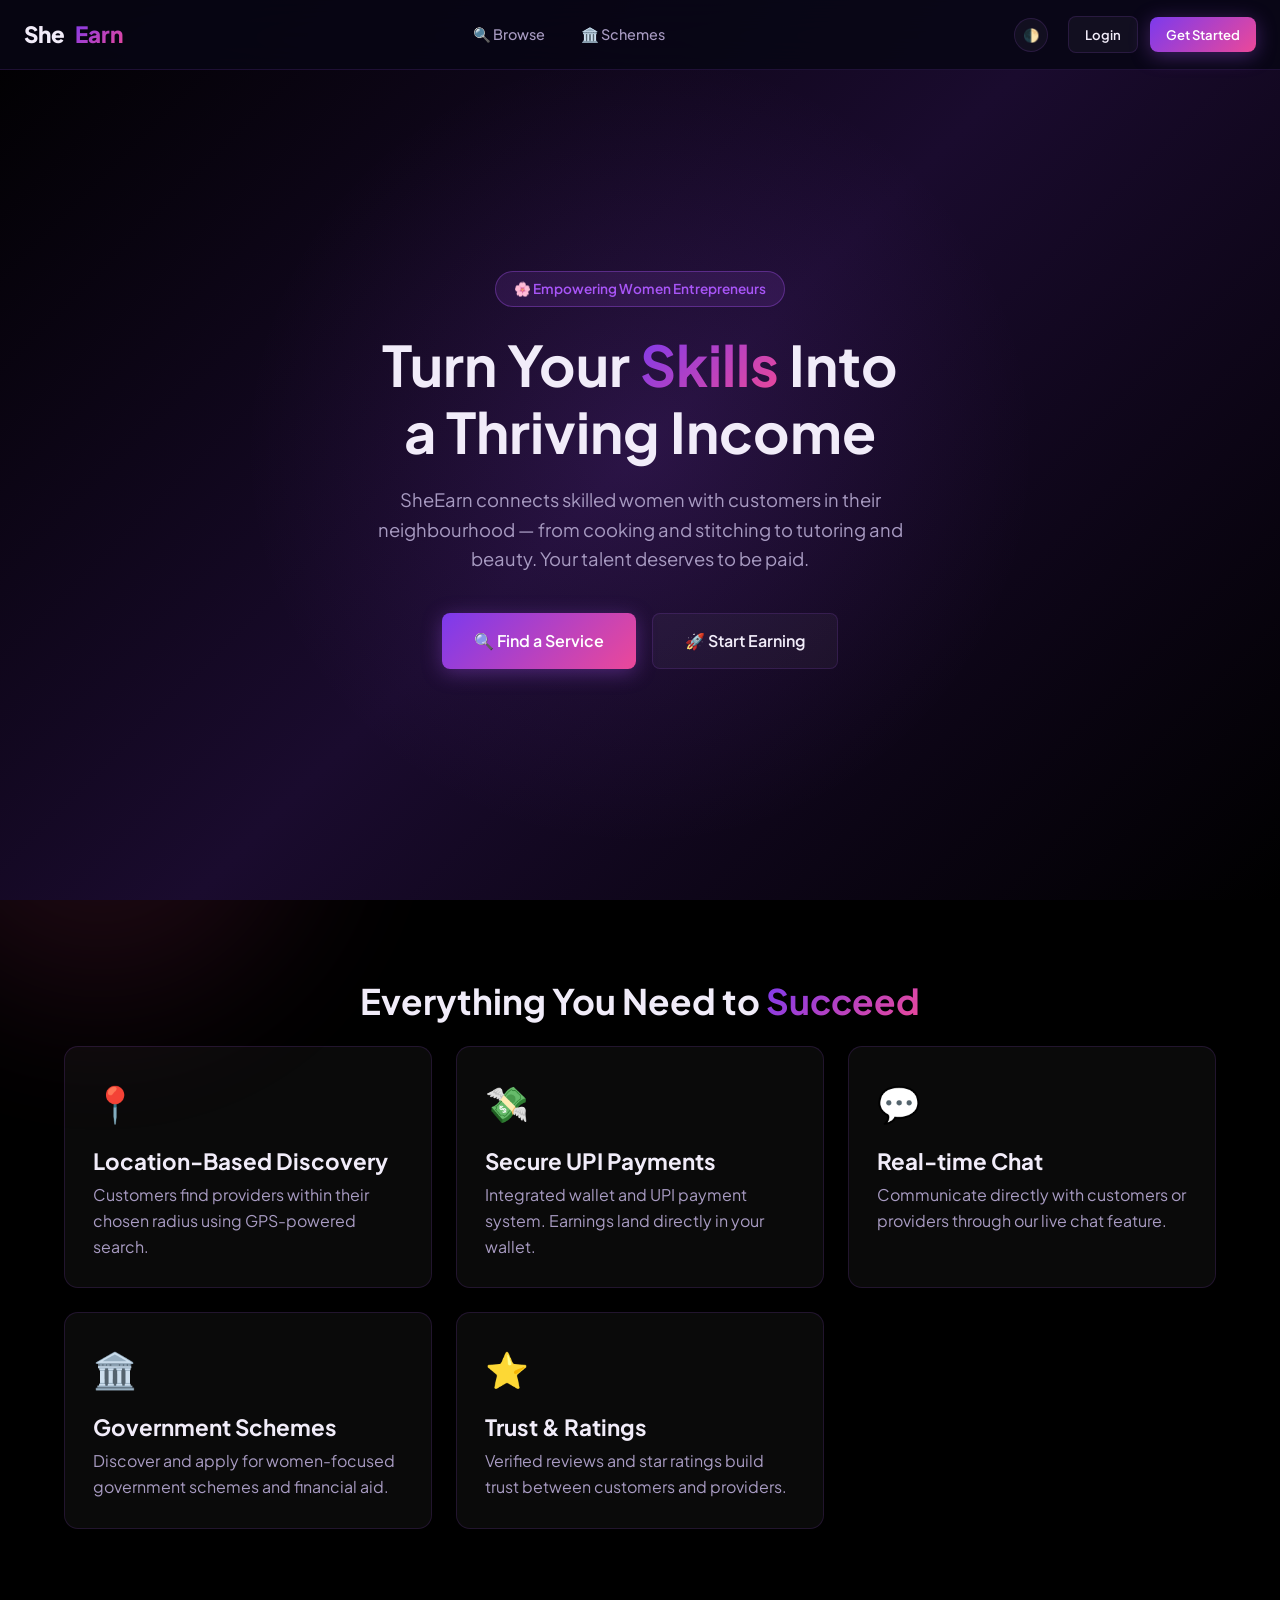
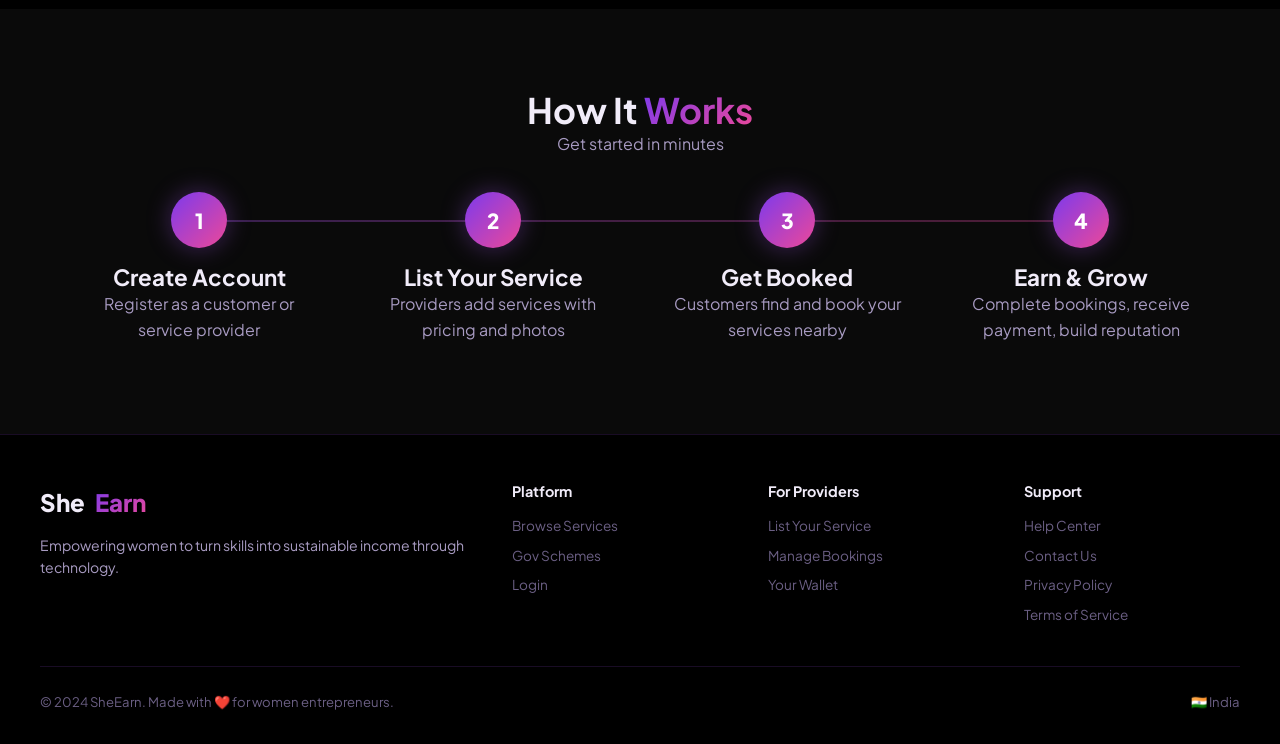
<file: sheEarn/frontend/index.html>
<!DOCTYPE html>
<html lang="en">
<head>
  <meta charset="UTF-8">
  <meta name="viewport" content="width=device-width, initial-scale=1.0">
  <title>SheEarn – Skill-to-Income Platform for Women</title>
  <meta name="description" content="SheEarn empowers women entrepreneurs to offer services, grow income, and access government schemes — all in one place.">
  <link rel="stylesheet" href="css/main.css">
  <style>
    /* ── Hero ── */
    .hero {
      min-height: 100vh;
      display: flex; align-items: center; justify-content: center;
      text-align: center; padding: 100px 24px 60px;
      background: var(--grad-hero); position: relative; overflow: hidden;
    }
    .hero::before {
      content:''; position:absolute; width:800px; height:800px; border-radius:50%;
      background: radial-gradient(circle, rgba(168,85,247,0.12), transparent 70%);
      top:50%; left:50%; transform:translate(-50%,-50%);
    }
    .hero-badge {
      display: inline-flex; align-items: center; gap: 8px;
      background: rgba(168,85,247,0.12); border: 1px solid var(--border-strong);
      border-radius: 99px; padding: 6px 18px; font-size:.85rem; font-weight:600;
      color: var(--primary); margin-bottom: 24px;
    }
    .hero-title { margin-bottom: 20px; }
    .hero-subtitle { font-size: 1.15rem; max-width: 560px; margin: 0 auto 40px; }
    .hero-actions { display: flex; gap: 16px; justify-content: center; flex-wrap: wrap; }
    .hero-stats {
      display: flex; gap: 40px; justify-content: center; flex-wrap: wrap;
      margin-top: 64px; padding-top: 40px; border-top: 1px solid var(--border);
    }
    .hero-stat .num { font-size: 2rem; font-weight: 800; }
    .hero-stat .lbl { font-size: .82rem; color: var(--text-muted); }

    /* ── Features ── */
    .features-grid { display: grid; grid-template-columns: repeat(3,1fr); gap: 24px; }
    @media(max-width:768px){ .features-grid { grid-template-columns: 1fr; } }
    .feature-card {
      background: var(--bg-card); border: 1px solid var(--border);
      border-radius: var(--radius); padding: 28px; transition: var(--transition);
    }
    .feature-card:hover { border-color: var(--border-strong); background: var(--bg-card-hover); transform:translateY(-4px); }
    .feature-icon { font-size: 2.2rem; margin-bottom: 16px; }
    .feature-card h3 { margin-bottom: 8px; }

    /* ── How It Works ── */
    .steps { display: grid; grid-template-columns: repeat(4,1fr); gap: 24px; position: relative; }
    .steps::before {
      content:''; position:absolute; top:40px; left:10%; right:10%; height:2px;
      background: linear-gradient(90deg, var(--primary), var(--accent)); opacity:.3;
    }
    @media(max-width:768px){ .steps { grid-template-columns: 1fr 1fr; } }
    @media(max-width:480px){ .steps { grid-template-columns: 1fr; } }
    .step { text-align: center; padding: 12px; }
    .step-num {
      width: 56px; height: 56px; border-radius: 50%;
      background: var(--grad-primary); color: #fff;
      font-weight: 800; font-size: 1.3rem;
      display: flex; align-items: center; justify-content: center;
      margin: 0 auto 16px; position: relative; z-index: 1;
      box-shadow: 0 0 24px var(--primary-glow);
    }

    /* ── Categories ── */
    .cat-grid { display: grid; grid-template-columns: repeat(4,1fr); gap: 16px; }
    @media(max-width:768px){ .cat-grid { grid-template-columns: repeat(2,1fr); } }
    .cat-card {
      background: var(--bg-card); border: 1px solid var(--border);
      border-radius: var(--radius); padding: 24px; text-align: center;
      transition: var(--transition); cursor: pointer; text-decoration: none;
    }
    .cat-card:hover { border-color: var(--border-strong); transform:translateY(-4px); }
    .cat-card .cat-emoji { font-size: 2.4rem; margin-bottom: 10px; }
    .cat-card .cat-name  { font-weight: 700; font-size: .95rem; color: var(--text-primary); }

    /* ── Testimonials ── */
    .testimonials { display: grid; grid-template-columns: repeat(3,1fr); gap: 24px; }
    @media(max-width:768px){ .testimonials { grid-template-columns:1fr; } }
    .testimonial-card {
      background: var(--bg-card); border: 1px solid var(--border);
      border-radius: var(--radius); padding: 28px; position: relative;
    }
    .testimonial-card::before {
      content:'"'; position:absolute; top:16px; left:20px;
      font-size:4rem; opacity:.1; font-family:Georgia,serif; line-height:1;
    }
    .quote { font-style: italic; margin-bottom: 20px; }
    .reviewer { display: flex; align-items: center; gap: 12px; }


    /* ── Footer ── */
    footer {
      border-top: 1px solid var(--border);
      padding: 48px 24px 32px;
    }
    .footer-grid { display: grid; grid-template-columns: 2fr 1fr 1fr 1fr; gap: 40px; max-width: 1200px; margin: 0 auto; }
    @media(max-width:768px){ .footer-grid { grid-template-columns: 1fr 1fr; } }
    .footer-brand p { font-size:.88rem; margin-top:12px; }
    .footer-col h4 { font-size:.9rem; margin-bottom:14px; color:var(--text-primary); }
    .footer-col a  { display:block; font-size:.85rem; color:var(--text-muted); margin-bottom:8px; }
    .footer-col a:hover { color:var(--primary); }
    .footer-bottom {
      max-width:1200px; margin:32px auto 0; padding-top:24px;
      border-top:1px solid var(--border);
      display:flex; align-items:center; justify-content:space-between;
      font-size:.82rem; color:var(--text-muted); flex-wrap: wrap; gap: 12px;
    }
  </style>
</head>
<body>
  <div class="orb orb-1"></div>
  <div class="orb orb-2"></div>

  <!-- Navbar -->
  <header class="navbar" id="navbar"></header>

  <!-- Hero -->
  <section class="hero">
    <div style="position:relative;z-index:1;max-width:800px">
      <div class="hero-badge">🌸 Empowering Women Entrepreneurs</div>
      <h1 class="hero-title">
        Turn Your <span class="gradient-text">Skills</span> Into<br>a Thriving Income
      </h1>
      <p class="hero-subtitle">
        SheEarn connects skilled women with customers in their neighbourhood —
        from cooking and stitching to tutoring and beauty.
        Your talent deserves to be paid.
      </p>
      <div class="hero-actions">
        <a href="browse.html" class="btn btn-primary btn-lg">🔍 Find a Service</a>
        <a href="auth.html?tab=register&role=provider" class="btn btn-secondary btn-lg">🚀 Start Earning</a>
      </div>
    </div>
  </section>



  <!-- Features -->
  <section class="section">
    <div class="container">
      <div class="text-center mb-lg">
        <h2>Everything You Need to <span class="gradient-text">Succeed</span></h2>
      </div>
      <div class="features-grid">
        <div class="feature-card">
          <div class="feature-icon">📍</div>
          <h3>Location-Based Discovery</h3>
          <p>Customers find providers within their chosen radius using GPS-powered search.</p>
        </div>
        <div class="feature-card">
          <div class="feature-icon">💸</div>
          <h3>Secure UPI Payments</h3>
          <p>Integrated wallet and UPI payment system. Earnings land directly in your wallet.</p>
        </div>
        <div class="feature-card">
          <div class="feature-icon">💬</div>
          <h3>Real-time Chat</h3>
          <p>Communicate directly with customers or providers through our live chat feature.</p>
        </div>
        <div class="feature-card">
          <div class="feature-icon">🏛️</div>
          <h3>Government Schemes</h3>
          <p>Discover and apply for women-focused government schemes and financial aid.</p>
        </div>

        <div class="feature-card">
          <div class="feature-icon">⭐</div>
          <h3>Trust & Ratings</h3>
          <p>Verified reviews and star ratings build trust between customers and providers.</p>
        </div>
      </div>
    </div>
  </section>

  <!-- How It Works -->
  <section class="section" style="background:var(--bg-surface)">
    <div class="container">
      <div class="text-center mb-lg">
        <h2>How It <span class="gradient-text">Works</span></h2>
        <p>Get started in minutes</p>
      </div>
      <div class="steps">
        <div class="step"><div class="step-num">1</div><h3>Create Account</h3><p>Register as a customer or service provider</p></div>
        <div class="step"><div class="step-num">2</div><h3>List Your Service</h3><p>Providers add services with pricing and photos</p></div>
        <div class="step"><div class="step-num">3</div><h3>Get Booked</h3><p>Customers find and book your services nearby</p></div>
        <div class="step"><div class="step-num">4</div><h3>Earn & Grow</h3><p>Complete bookings, receive payment, build reputation</p></div>
      </div>
    </div>
  </section>



  <!-- Footer -->
  <footer>
    <div class="footer-grid">
      <div class="footer-brand">
        <div class="nav-logo" style="font-size:1.5rem">She<span>Earn</span></div>
        <p>Empowering women to turn skills into sustainable income through technology.</p>
      </div>
      <div class="footer-col">
        <h4>Platform</h4>
        <a href="browse.html">Browse Services</a>
        <a href="schemes.html">Gov Schemes</a>
        <a href="auth.html">Login</a>
      </div>
      <div class="footer-col">
        <h4>For Providers</h4>
        <a href="auth.html?tab=register&role=provider">List Your Service</a>
        <a href="bookings.html">Manage Bookings</a>
        <a href="wallet.html">Your Wallet</a>
      </div>
      <div class="footer-col">
        <h4>Support</h4>
        <a href="#">Help Center</a>
        <a href="#">Contact Us</a>
        <a href="#">Privacy Policy</a>
        <a href="#">Terms of Service</a>
      </div>
    </div>
    <div class="footer-bottom">
      <span>© 2024 SheEarn. Made with ❤️ for women entrepreneurs.</span>
      <span>🇮🇳 India</span>
    </div>
  </footer>

  <script src="js/api.js"></script>
  <script src="js/app.js"></script>
  <script>buildNavbar('');</script>
</body>
</html>
</file>
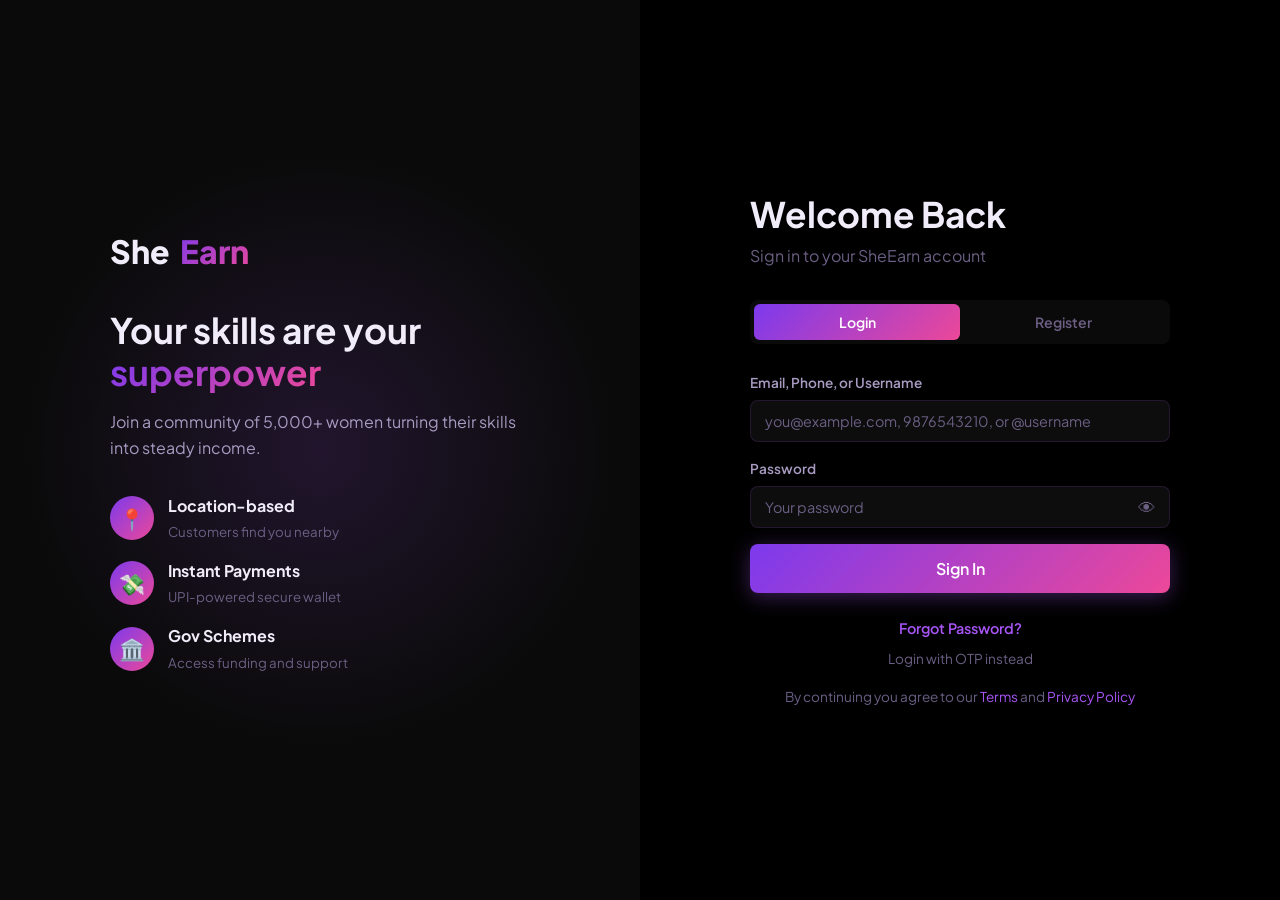
<file: sheEarn/frontend/admin.html>
<!DOCTYPE html>
<html lang="en">
<head>
  <meta charset="UTF-8">
  <meta name="viewport" content="width=device-width, initial-scale=1.0">
  <title>Admin Dashboard – SheEarn</title>
  <link rel="stylesheet" href="css/main.css">
  <style>
    .admin-layout { display: grid; grid-template-columns: 240px 1fr; min-height: calc(100vh - 70px); }
    .admin-sidebar { background: var(--bg-surface); border-right: 1px solid var(--border); padding: 24px 14px; position: sticky; top: 70px; height: calc(100vh - 70px); overflow-y: auto; }
    .admin-main { padding: 32px; min-width: 0; }
    .admin-section { display: none; }
    .admin-section.active { display: block; }
    .stats-grid { display: grid; grid-template-columns: repeat(4,1fr); gap: 16px; margin-bottom: 32px; }
    @media(max-width:768px) { .stats-grid { grid-template-columns: repeat(2,1fr); } .admin-layout { grid-template-columns: 1fr; } .admin-sidebar { display: none; } }
    .stat-card-admin {
      background: var(--bg-card); border: 1px solid var(--border); border-radius: var(--radius);
      padding: 20px; position: relative; overflow: hidden;
    }
    .stat-card-admin::after { content: attr(data-icon); position: absolute; right: 16px; bottom: 12px; font-size: 2.5rem; opacity: .08; }
    .action-btns { display: flex; gap: 8px; flex-wrap: wrap; }
    .admin-top-bar { display: flex; align-items: center; justify-content: space-between; margin-bottom: 24px; flex-wrap: wrap; gap: 12px; }
  </style>
</head>
<body>
  <header class="navbar" id="navbar"></header>
  <div class="page-content">
    <div class="admin-layout">
      <!-- Admin Sidebar -->
      <aside class="admin-sidebar">
        <div style="font-size:.75rem;font-weight:700;color:var(--text-muted);text-transform:uppercase;letter-spacing:1px;margin-bottom:12px">Admin Panel</div>
        <nav class="sidebar-nav">
          <button class="sidebar-item active" id="nav-overview"   onclick="showSection('overview')">  <span class="icon">📊</span> Overview</button>
          <button class="sidebar-item"         id="nav-users"     onclick="showSection('users')">      <span class="icon">👥</span> Users</button>
          <button class="sidebar-item"         id="nav-services"  onclick="showSection('services')">   <span class="icon">📋</span> Services</button>
          <button class="sidebar-item"         id="nav-bookings"  onclick="showSection('bookings')">   <span class="icon">📅</span> Bookings</button>
          <button class="sidebar-item"         id="nav-payments"  onclick="showSection('payments')">   <span class="icon">💳</span> Payments</button>
          <div class="sidebar-divider"></div>
          <button class="sidebar-item"         id="nav-schemes"   onclick="showSection('admin-schemes')"><span class="icon">🏛️</span> Schemes</button>
        </nav>
      </aside>

      <!-- Main Content -->
      <main class="admin-main">

        <!-- ── Overview ── -->
        <div class="admin-section active" id="section-overview">
          <h2 class="mb-lg">Dashboard Overview</h2>
          <div class="stats-grid" id="stats-grid">
            <div class="flex-center" style="grid-column:1/-1;padding:40px"><div class="loader"></div></div>
          </div>
        </div>

        <!-- ── Users ── -->
        <div class="admin-section" id="section-users">
          <div class="admin-top-bar">
            <h2>All Users</h2>
            <select class="sort-select" id="user-role-filter" onchange="loadUsers(1)" style="background:var(--bg-card);border:1px solid var(--border);color:var(--text-primary);padding:8px 12px;border-radius:var(--radius-sm)">
              <option value="">All Roles</option>
              <option value="customer">Customers</option>
              <option value="provider">Providers</option>
              <option value="admin">Admins</option>
            </select>
          </div>
          <div class="table-wrap">
            <table>
              <thead><tr><th>Name</th><th>Email/Phone</th><th>Role</th><th>Status</th><th>Joined</th><th>Actions</th></tr></thead>
              <tbody id="users-tbody"></tbody>
            </table>
          </div>
          <div id="users-pag" class="pagination"></div>
        </div>

        <!-- ── Services ── -->
        <div class="admin-section" id="section-services">
          <div class="admin-top-bar">
            <h2>Pending Approvals</h2>
            <span class="badge badge-warning" id="pending-count"></span>
          </div>
          <div style="display:flex;flex-direction:column;gap:12px" id="pending-services-list">
            <div class="flex-center" style="padding:60px"><div class="loader"></div></div>
          </div>
        </div>

        <!-- ── Bookings ── -->
        <div class="admin-section" id="section-bookings">
          <div class="admin-top-bar">
            <h2>All Bookings</h2>
            <select class="sort-select" id="booking-status-filter" onchange="loadAdminBookings(1)" style="background:var(--bg-card);border:1px solid var(--border);color:var(--text-primary);padding:8px 12px;border-radius:var(--radius-sm)">
              <option value="">All Statuses</option>
              <option value="pending">Pending</option>
              <option value="accepted">Accepted</option>
              <option value="completed">Completed</option>
              <option value="cancelled">Cancelled</option>
            </select>
          </div>
          <div class="table-wrap">
            <table>
              <thead><tr><th>ID</th><th>Service</th><th>Customer</th><th>Provider</th><th>Status</th><th>Scheduled</th><th>Amount</th></tr></thead>
              <tbody id="bookings-tbody"></tbody>
            </table>
          </div>
          <div id="bookings-pag" class="pagination"></div>
        </div>

        <!-- ── Payments ── -->
        <div class="admin-section" id="section-payments">
          <div class="admin-top-bar"><h2>All Payments</h2></div>
          <div class="table-wrap">
            <table>
              <thead><tr><th>Txn ID</th><th>Booking</th><th>Amount</th><th>Status</th><th>Date</th></tr></thead>
              <tbody id="payments-tbody"></tbody>
            </table>
          </div>
          <div id="payments-pag" class="pagination"></div>
        </div>


        <!-- ── Schemes ── -->
        <div class="admin-section" id="section-admin-schemes">
          <div class="admin-top-bar">
            <h2>Government Schemes</h2>
            <button class="btn btn-primary btn-sm" onclick="openModal('add-scheme-modal')">+ Add Scheme</button>
          </div>
          <div style="display:flex;flex-direction:column;gap:10px" id="admin-schemes-list">
            <div class="flex-center" style="padding:40px"><div class="loader"></div></div>
          </div>
        </div>

      </main>
    </div>
  </div>


  <!-- Add Scheme Modal -->
  <div class="modal-overlay" id="add-scheme-modal">
    <div class="modal">
      <div class="modal-header"><div class="modal-title">Add Government Scheme</div><button class="modal-close" onclick="closeModal('add-scheme-modal')">✕</button></div>
      <div style="display:flex;flex-direction:column;gap:14px">
        <div class="form-group"><label class="form-label">Scheme Name</label><input class="form-input" id="sc-name"></div>
        <div class="form-group"><label class="form-label">Category</label>
          <select class="form-select" id="sc-cat">
            <option value="financial_inclusion">Financial Inclusion</option>
            <option value="entrepreneurship">Entrepreneurship</option>
            <option value="health_maternity">Health & Maternity</option>
            <option value="safety_education">Safety & Education</option>
          </select>
        </div>
        <div class="form-group"><label class="form-label">Eligibility</label><textarea class="form-textarea" id="sc-elig" style="min-height:70px"></textarea></div>
        <div class="form-group"><label class="form-label">Benefits</label><textarea class="form-textarea" id="sc-benefits" style="min-height:70px"></textarea></div>
        <div class="form-group"><label class="form-label">Official URL</label><input class="form-input" id="sc-url" placeholder="https://…"></div>
        <button class="btn btn-primary" onclick="addScheme()">Add Scheme</button>
      </div>
    </div>
  </div>

  <script src="js/api.js"></script>
  <script src="js/app.js"></script>
  <script>
    if (!Auth.requireAuth() || !Auth.requireRole('admin')) throw '';
    buildNavbar('admin');

    let activeSection = 'overview';

    function showSection(name) {
      document.querySelectorAll('.admin-section').forEach(s => s.classList.remove('active'));
      document.querySelectorAll('.sidebar-item').forEach(b => b.classList.remove('active'));
      document.getElementById(`section-${name}`).classList.add('active');
      document.getElementById(`nav-${name}`)?.classList.add('active');
      activeSection = name;

      if (name === 'overview') loadStats();
      if (name === 'users') loadUsers(1);
      if (name === 'services') loadPendingServices();
      if (name === 'bookings') loadAdminBookings(1);
      if (name === 'payments') loadAdminPayments(1);
      if (name === 'admin-schemes') loadAdminSchemes();
    }

    // ── STATS ──
    async function loadStats() {
      try {
        const res = await api.adminStats();
        const d = res.data;
        document.getElementById('stats-grid').innerHTML = `
          <div class="stat-card-admin" data-icon="👥"><div class="stat-label">Total Users</div><div class="stat-value gradient-text">${d.users.total}</div><div style="font-size:.8rem;color:var(--text-muted);margin-top:4px">Providers: ${d.users.providers} | Customers: ${d.users.customers}</div></div>
          <div class="stat-card-admin" data-icon="📋"><div class="stat-label">Services</div><div class="stat-value gradient-text">${d.services.total}</div><div style="font-size:.8rem;color:var(--warning);margin-top:4px">⏳ ${d.services.pending} pending approval</div></div>
          <div class="stat-card-admin" data-icon="📅"><div class="stat-label">Total Bookings</div><div class="stat-value gradient-text">${d.bookings.total}</div><div style="font-size:.8rem;color:var(--text-muted);margin-top:4px">Completed: ${d.bookings.completed}</div></div>
          <div class="stat-card-admin" data-icon="💰"><div class="stat-label">Revenue</div><div class="stat-value gradient-text">₹${(d.revenue.total_amount||0).toLocaleString('en-IN')}</div><div style="font-size:.8rem;color:var(--text-muted);margin-top:4px">${d.revenue.total_payments} payments</div></div>`;
      } catch(err) { showToast(err.message,'error'); }
    }

    // ── USERS ──
    async function loadUsers(page=1) {
      const role = document.getElementById('user-role-filter').value;
      try {
        const res = await api.adminUsers({ page, per_page:15, ...(role?{role}:{}) });
        const { items, pages } = res.data;
        document.getElementById('users-tbody').innerHTML = items.map(u => `
          <tr>
            <td><div style="font-weight:600">${u.name}</div></td>
            <td style="color:var(--text-muted);font-size:.85rem">${u.email || u.phone || '—'}</td>
            <td><span class="badge ${u.role==='admin'?'badge-danger':u.role==='provider'?'badge-primary':'badge-muted'}">${u.role}</span></td>
            <td><span class="badge ${u.is_active?'badge-success':'badge-danger'}">${u.is_active?'Active':'Inactive'}</span></td>
            <td style="font-size:.82rem;color:var(--text-muted)">${new Date(u.created_at).toLocaleDateString()}</td>
            <td class="action-btns">
              <button class="btn btn-sm btn-secondary" onclick="toggleUser(${u.id})">${u.is_active?'Deactivate':'Activate'}</button>
              ${u.role!=='admin'?`<button class="btn btn-sm btn-outline" onclick="makeAdmin(${u.id})">Make Admin</button>`:''}
            </td>
          </tr>`).join('');
        buildPagination('users-pag', page, pages, loadUsers);
      } catch(err) { showToast(err.message,'error'); }
    }
    async function toggleUser(id) { try { await api.adminToggleUser(id); showToast('User status updated','success'); loadUsers(1); } catch(e){showToast(e.message,'error');} }
    async function makeAdmin(id) { if(!confirm('Promote to admin?'))return; try { await api.adminMakeAdmin(id); showToast('User promoted to admin','success'); loadUsers(1); } catch(e){showToast(e.message,'error');} }

    // ── PENDING SERVICES ──
    async function loadPendingServices() {
      try {
        const res = await api.adminPendingServices();
        const items = res.data.items;
        document.getElementById('pending-count').textContent = `${items.length} pending`;
        const el = document.getElementById('pending-services-list');
        if (!items.length) { el.innerHTML = '<div class="empty-state"><div class="empty-icon">✅</div><h3>All caught up! No pending services.</h3></div>'; return; }
        el.innerHTML = items.map(s => `
          <div class="card" style="display:flex;align-items:center;gap:14px;padding:16px">
            <div style="font-size:1.8rem">${CATEGORY_EMOJI[s.category]||'✨'}</div>
            <div style="flex:1">
              <div style="font-weight:700">${s.title}</div>
              <div style="font-size:.82rem;color:var(--text-muted)">${CATEGORY_LABEL[s.category]} • ₹${s.price} • by ${s.provider?.name||'?'}</div>
              <p style="font-size:.82rem;margin-top:4px">${(s.description||'').slice(0,100)}</p>
            </div>
            <div style="display:flex;gap:8px">
              <button class="btn btn-success btn-sm" onclick="approveService(${s.id})">✅ Approve</button>
              <button class="btn btn-danger btn-sm" onclick="rejectService(${s.id})">❌ Reject</button>
              <a href="service.html?id=${s.id}" class="btn btn-secondary btn-sm">View</a>
            </div>
          </div>`).join('');
      } catch(err) { showToast(err.message,'error'); }
    }
    async function approveService(id) { try { await api.adminApproveService(id); showToast('Service approved!','success'); loadPendingServices(); } catch(e){showToast(e.message,'error');} }
    async function rejectService(id)  { try { await api.adminRejectService(id);  showToast('Service rejected','info');    loadPendingServices(); } catch(e){showToast(e.message,'error');} }

    // ── BOOKINGS ──
    async function loadAdminBookings(page=1) {
      const status = document.getElementById('booking-status-filter').value;
      try {
        const res = await api.adminAllBookings({ page, per_page:15, ...(status?{status}:{}) });
        const { items, pages } = res.data;
        document.getElementById('bookings-tbody').innerHTML = items.map(b => `
          <tr>
            <td>#${b.id}</td>
            <td style="font-size:.85rem">${b.service?.title||'—'}</td>
            <td style="font-size:.85rem">${b.customer?.name||'—'}</td>
            <td style="font-size:.85rem">${b.provider?.name||'—'}</td>
            <td><span class="badge ${STATUS_BADGE[b.status]||'badge-muted'}">${b.status}</span></td>
            <td style="font-size:.82rem;color:var(--text-muted)">${formatDate(b.scheduled_at)}</td>
            <td style="font-weight:700;color:var(--primary)">₹${b.service?.price||'—'}</td>
          </tr>`).join('');
        buildPagination('bookings-pag', page, pages, loadAdminBookings);
      } catch(err) { showToast(err.message,'error'); }
    }

    // ── PAYMENTS ──
    async function loadAdminPayments(page=1) {
      try {
        const res = await api.adminAllPayments({ page, per_page:15 });
        const { items, pages } = res.data;
        document.getElementById('payments-tbody').innerHTML = items.map(p => `
          <tr>
            <td style="font-size:.8rem;color:var(--text-muted)">${p.transaction_id}</td>
            <td>#${p.booking_id}</td>
            <td style="font-weight:700;color:var(--primary)">₹${p.amount}</td>
            <td><span class="badge ${STATUS_BADGE[p.status]||'badge-muted'}">${p.status}</span></td>
            <td style="font-size:.82rem;color:var(--text-muted)">${formatDate(p.created_at)}</td>
          </tr>`).join('');
        buildPagination('payments-pag', page, pages, loadAdminPayments);
      } catch(err) { showToast(err.message,'error'); }
    }


    // ── SCHEMES ──
    async function loadAdminSchemes() {
      try {
        const res = await api.listSchemes({ per_page: 50 });
        const items = res.data.items;
        const el = document.getElementById('admin-schemes-list');
        if (!items.length) { el.innerHTML = '<div class="empty-state"><div class="empty-icon">🏛️</div><h3>No schemes yet</h3></div>'; return; }
        el.innerHTML = items.map(s => `
          <div class="card" style="display:flex;align-items:center;gap:14px;padding:14px">
            <div style="font-size:1.8rem">🏛️</div>
            <div style="flex:1"><div style="font-weight:700">${s.name}</div><div style="font-size:.82rem;color:var(--text-muted)">${s.category}</div></div>
            <span class="badge ${s.is_active?'badge-success':'badge-muted'}">${s.is_active?'Active':'Inactive'}</span>
          </div>`).join('');
      } catch(err) { showToast(err.message,'error'); }
    }
    async function addScheme() {
      const name = document.getElementById('sc-name').value.trim();
      if (!name) { showToast('Name required','error'); return; }
      try {
        await api.createScheme ? api.createScheme({ name, category: document.getElementById('sc-cat').value, eligibility: document.getElementById('sc-elig').value, benefits: document.getElementById('sc-benefits').value, scheme_url: document.getElementById('sc-url').value }) : null;
        const body = { name, category: document.getElementById('sc-cat').value, eligibility: document.getElementById('sc-elig').value, benefits: document.getElementById('sc-benefits').value, scheme_url: document.getElementById('sc-url').value };
        await apiFetch('/schemes/', { method:'POST', body: JSON.stringify(body) });
        showToast('Scheme added!','success'); closeModal('add-scheme-modal'); loadAdminSchemes();
      } catch(e) { showToast(e.message,'error'); }
    }

    closeModalOnOverlay('add-scheme-modal');
    loadStats();
  </script>
</body>
</html>
</file>
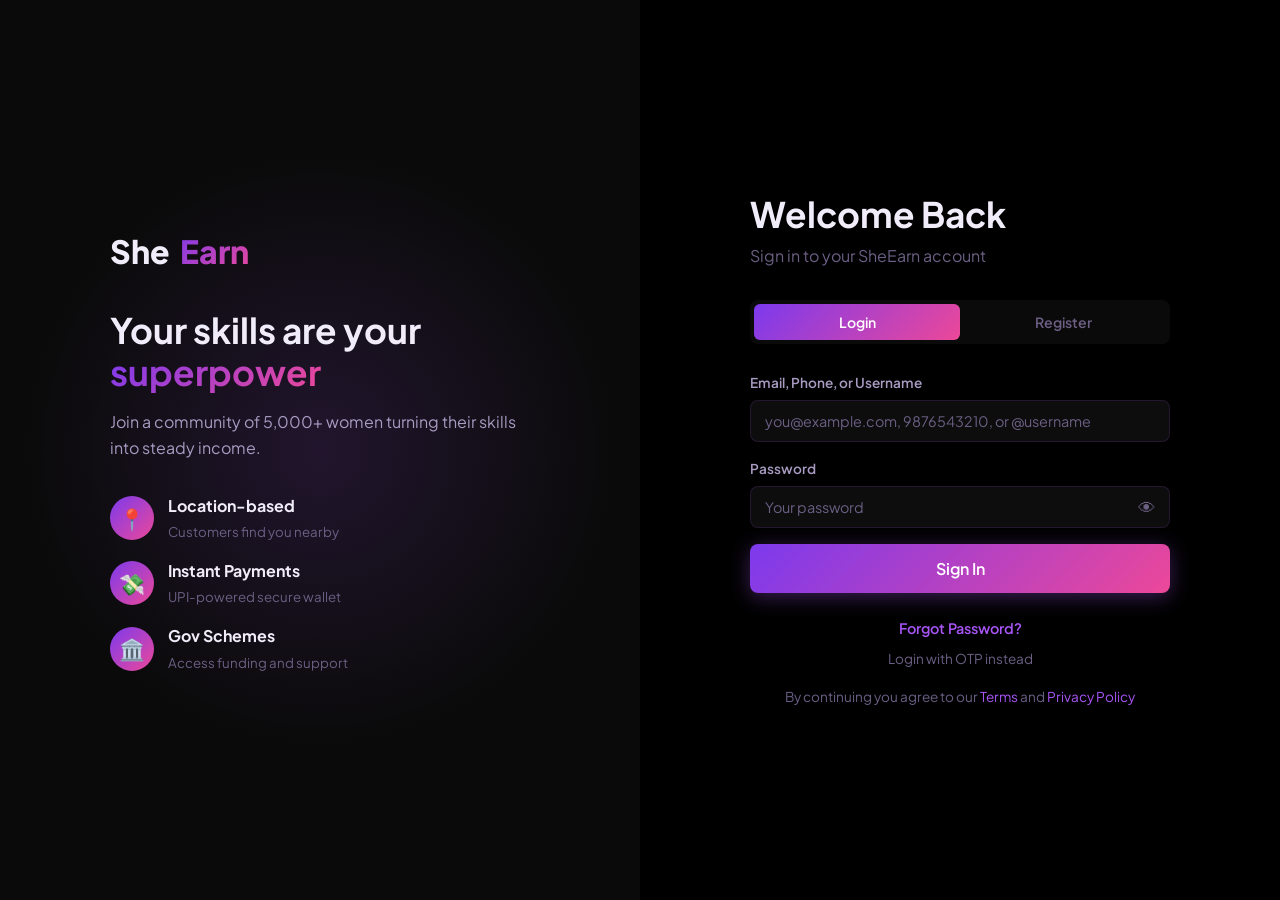
<file: sheEarn/frontend/auth.html>
<!DOCTYPE html>
<html lang="en">

<head>
  <meta charset="UTF-8">
  <meta name="viewport" content="width=device-width, initial-scale=1.0">
  <title>Login / Register – SheEarn</title>
  <meta name="description" content="Sign in or create your SheEarn account to start earning or booking services.">
  <link rel="stylesheet" href="css/main.css">
</head>

<body>
  <div class="auth-layout">
    <!-- Left hero panel -->
    <div class="auth-hero">
      <div style="position:relative;z-index:1;max-width:420px">
        <div class="nav-logo" style="font-size:2rem;margin-bottom:32px">
          She<span>Earn</span>
        </div>
        <h2 style="margin-bottom:16px">Your skills are your <span class="gradient-text">superpower</span></h2>
        <p style="margin-bottom:32px">Join a community of 5,000+ women turning their skills into steady income.</p>
        <div style="display:flex;flex-direction:column;gap:14px">
          <div style="display:flex;align-items:center;gap:14px">
            <div
              style="width:44px;height:44px;border-radius:50%;background:var(--grad-primary);display:flex;align-items:center;justify-content:center;font-size:1.3rem;flex-shrink:0">
              📍</div>
            <div><strong>Location-based</strong><br><small class="text-muted">Customers find you nearby</small></div>
          </div>
          <div style="display:flex;align-items:center;gap:14px">
            <div
              style="width:44px;height:44px;border-radius:50%;background:var(--grad-primary);display:flex;align-items:center;justify-content:center;font-size:1.3rem;flex-shrink:0">
              💸</div>
            <div><strong>Instant Payments</strong><br><small class="text-muted">UPI-powered secure wallet</small></div>
          </div>
          <div style="display:flex;align-items:center;gap:14px">
            <div
              style="width:44px;height:44px;border-radius:50%;background:var(--grad-primary);display:flex;align-items:center;justify-content:center;font-size:1.3rem;flex-shrink:0">
              🏛️</div>
            <div><strong>Gov Schemes</strong><br><small class="text-muted">Access funding and support</small></div>
          </div>
        </div>
      </div>
    </div>

    <!-- Right form panel -->
    <div class="auth-form-wrap">
      <div class="auth-box">
        <h2 id="auth-title">Welcome Back</h2>
        <p class="auth-sub text-muted" id="auth-sub">Sign in to your SheEarn account</p>

        <!-- Tab toggle -->
        <div class="auth-toggle" id="auth-tabs">
          <button id="tab-login" class="active" onclick="switchTab('login')">Login</button>
          <button id="tab-register" onclick="switchTab('register')">Register</button>
        </div>

        <!-- Alert -->
        <div id="auth-alert" class="hidden" style="margin-bottom:16px"></div>

        <!-- KYC Pending Panel (shown after provider registration) -->
        <div id="kyc-pending-panel" class="hidden">
          <div style="text-align:center;padding:32px 16px">
            <div style="font-size:3.5rem;margin-bottom:16px">🔍</div>
            <h3 style="margin-bottom:10px;color:var(--primary)">KYC Verification In Progress</h3>
            <p style="color:var(--text-muted);margin-bottom:24px;line-height:1.6">
              Your ID document has been sent to <strong>Didit.me</strong> for verification.
              We are confirming your identity — this usually takes just a few minutes.
            </p>
            <div style="display:flex;align-items:center;justify-content:center;gap:10px;margin-bottom:24px">
              <div id="kyc-spinner"
                style="width:20px;height:20px;border:3px solid var(--border);border-top-color:var(--primary);border-radius:50%;animation:spin 0.8s linear infinite">
              </div>
              <span id="kyc-status-text" style="color:var(--text-muted);font-size:.9rem">Waiting for Didit.me
                response…</span>
            </div>
            <div id="kyc-approved-msg" class="hidden">
              <div
                style="background:rgba(34,197,94,0.1);border:1px solid var(--success);border-radius:var(--radius-sm);padding:16px;margin-bottom:20px">
                <div style="font-size:2rem">✅</div>
                <strong style="color:var(--success)">Identity Verified!</strong>
                <p style="color:var(--text-muted);margin:6px 0 0">You have been confirmed as a female provider. Logging
                  you in…</p>
              </div>
            </div>
            <div id="kyc-declined-msg" class="hidden">
              <div
                style="background:rgba(239,68,68,0.1);border:1px solid var(--danger,#ef4444);border-radius:var(--radius-sm);padding:16px;margin-bottom:20px">
                <div style="font-size:2rem">❌</div>
                <strong style="color:#ef4444">Verification Failed</strong>
                <p style="color:var(--text-muted);margin:6px 0 0">Your document could not confirm female identity.
                  Provider access denied.</p>
              </div>
            </div>
            <button class="btn btn-outline" onclick="showKycPanel(false)" style="margin-top:8px">← Back to
              Login</button>
          </div>
        </div>

        <!-- Login Form -->
        <form id="login-form" onsubmit="handleLogin(event)">
          <div style="display:flex;flex-direction:column;gap:16px">
            <div class="form-group">
              <label class="form-label">Email, Phone, or Username</label>
              <input class="form-input" id="login-identifier" type="text" placeholder="you@example.com, 9876543210, or @username" required>
            </div>
            <div class="form-group">
              <label class="form-label">Password</label>
              <div class="input-group">
                <input class="form-input" id="login-password" type="password" placeholder="Your password" required>
                <span class="input-icon" onclick="togglePw('login-password')">👁</span>
              </div>
            </div>
            <button type="submit" class="btn btn-primary btn-full btn-lg" id="login-btn">Sign In</button>
            <div style="text-align: center; margin-top: 8px; display: flex; flex-direction: column; gap: 8px;">
              <a href="#" onclick="toggleForgotPassword(true); return false;"
                style="font-size: 0.9rem; color: var(--primary); text-decoration: none; font-weight: 600;">Forgot
                Password?</a>
              <a href="#" onclick="toggleOtpLogin(true); return false;"
                style="font-size: 0.85rem; color: var(--text-muted); text-decoration: none;">Login with OTP instead</a>
            </div>
          </div>
        </form>

        <!-- Forgot Password Form (Step 1: Get Identifier) -->
        <form id="forgot-pw-form" class="hidden" onsubmit="handleForgotPassword(event)">
          <div style="display:flex;flex-direction:column;gap:16px">
            <h3 style="margin-bottom:0">Reset Password</h3>
            <p style="color:var(--text-muted); font-size:0.9rem; margin-top:0">Enter your email or phone number to
              retrieve your security question.</p>
            <div class="form-group">
              <label class="form-label">Email or Phone</label>
              <input class="form-input" id="forgot-identifier" type="text" placeholder="email@example.com or 9876543210"
                required>
            </div>
            <button type="submit" class="btn btn-primary btn-full btn-lg" id="forgot-pw-btn">Continue</button>
            <div style="text-align: center; margin-top: 8px;">
              <a href="#" onclick="toggleForgotPassword(false); return false;"
                style="font-size: 0.9rem; color: var(--text-muted); text-decoration: none;">Back to Login</a>
            </div>
          </div>
        </form>

        <!-- Reset Password Form (Step 2: Answer Question & Reset) -->
        <form id="reset-pw-form" class="hidden" onsubmit="handleResetPassword(event)">
          <div style="display:flex;flex-direction:column;gap:16px">
            <h3 style="margin-bottom:0">Security Question</h3>
            <p id="reset-question-display"
              style="font-weight:600; color:var(--primary); font-size:1.1rem; margin-top:0; padding:12px; background:rgba(168,85,247,0.1); border-radius:var(--radius-sm); border:1px solid rgba(168,85,247,0.2);">
            </p>

            <div class="form-group">
              <label class="form-label">Your Answer</label>
              <input class="form-input" id="reset-answer" type="text" placeholder="Enter your answer" required>
            </div>
            <div class="form-group">
              <label class="form-label">New Password</label>
              <div class="input-group">
                <input class="form-input" id="reset-new-password" type="password" placeholder="Min 6 characters"
                  required>
                <span class="input-icon" onclick="togglePw('reset-new-password')">👁</span>
              </div>
            </div>
            <button type="submit" class="btn btn-primary btn-full btn-lg" id="reset-pw-btn">Reset Password 🚀</button>
            <div style="text-align: center; margin-top: 8px;">
              <a href="#" onclick="toggleForgotPassword(false); return false;"
                style="font-size: 0.9rem; color: var(--text-muted); text-decoration: none;">Cancel</a>
            </div>
          </div>
        </form>

        <!-- OTP Login Form -->
        <form id="otp-login-form" class="hidden" onsubmit="handleOtpLogin(event)">
          <div style="display:flex;flex-direction:column;gap:16px">
            <div class="form-group">
              <label class="form-label">Phone Number</label>
              <input class="form-input" id="otp-phone" type="tel" placeholder="9876543210" required>
            </div>
            <div class="form-group hidden" id="otp-code-group">
              <label class="form-label">Enter OTP</label>
              <input class="form-input" id="otp-code" type="text" placeholder="123456">
            </div>
            <button type="button" class="btn btn-primary btn-full btn-lg" id="req-otp-btn"
              onclick="requestOtp()">Request OTP</button>
            <button type="submit" class="btn btn-primary btn-full btn-lg hidden" id="login-otp-btn">Sign in with
              OTP</button>
            <div style="text-align: center; margin-top: 8px;">
              <a href="#" onclick="toggleOtpLogin(false); return false;"
                style="font-size: 0.9rem; color: var(--text-muted); text-decoration: none;">Back to Password Login</a>
            </div>
          </div>
        </form>

        <!-- Register Form -->
        <form id="register-form" class="hidden" onsubmit="handleRegister(event)">
          <div style="display:flex;flex-direction:column;gap:16px">
            <div class="form-group">
              <label class="form-label">Full Name</label>
              <input class="form-input" id="reg-name" type="text" placeholder="Kavitha Reddy" required>
            </div>
            <div class="form-group">
              <label class="form-label">Username</label>
              <input class="form-input" id="reg-username" type="text" placeholder="kavitha123" required>
              <small class="text-muted" style="font-size:0.75rem; margin-top:4px;">This will be your unique identifier.</small>
            </div>
            <div class="form-group">
              <label class="form-label">I am a…</label>
              <div style="display:grid;grid-template-columns:1fr 1fr;gap:10px">
                <label class="role-card" id="role-customer" onclick="selectRole('customer')"
                  style="cursor:pointer;border:2px solid var(--border);border-radius:var(--radius-sm);padding:14px;text-align:center;transition:var(--transition)">
                  <div style="font-size:1.8rem">🛒</div>
                  <div style="font-weight:700;font-size:.9rem">Customer</div>
                  <small class="text-muted">Book services</small>
                </label>
                <label class="role-card" id="role-provider" onclick="selectRole('provider')"
                  style="cursor:pointer;border:2px solid var(--primary);border-radius:var(--radius-sm);padding:14px;text-align:center;background:rgba(168,85,247,0.08);transition:var(--transition)">
                  <div style="font-size:1.8rem">🚀</div>
                  <div style="font-weight:700;font-size:.9rem">Provider</div>
                  <small style="color:var(--primary)">Offer services</small>
                </label>
              </div>
              <input type="hidden" id="reg-role" value="provider">
            </div>
            <!-- Gender dropdown: shown only for Customers. Providers get gender from document OCR -->
            <div class="form-group" id="gender-group">
              <label class="form-label">Gender</label>
              <select class="form-select" id="reg-gender">
                <option value="female">Female</option>
                <option value="male">Male</option>
                <option value="other">Other</option>
              </select>
            </div>
            <input type="hidden" id="reg-gender-hidden" value="female">

            <div class="form-group" id="doc-upload-group" style="display: block;">
              <label class="form-label">ID Document (Required for Providers)</label>
              <p class="text-muted" style="font-size:.82rem;margin-bottom:8px">Your gender will be automatically
                verified from this document. Only women may register as providers.</p>
              <div class="file-drop-area" id="doc-drop-area"
                style="border: 2px dashed var(--border-strong); padding: 20px; text-align: center; border-radius: var(--radius-sm); cursor: pointer; transition: all 0.3s;"
                onclick="document.getElementById('reg-document').click()">
                <div style="font-size: 2rem;">📄</div>
                <p>Drag & drop or click to upload</p>
                <small class="text-muted">Aadhaar, PAN, Passport, Voter ID (Max 5MB)</small>
                <input type="file" id="reg-document" name="document" accept=".jpg,.jpeg,.png,.webp,.pdf" class="hidden"
                  onchange="updateFileUI(this)" oninput="updateFileUI(this)">
                <div id="doc-name" style="margin-top: 8px; font-weight: 700; color: var(--success);"></div>
              </div>
              <p class="text-muted" style="font-size: .8rem; margin-top: 8px;">Note: Your document goes directly to
                Didit.me for verification. SheEarn never stores it.</p>
            </div>

            <div class="form-group">
              <label class="form-label">Phone Number</label>
              <input class="form-input" id="reg-phone" type="tel" placeholder="9876543210">
            </div>
            <div class="form-group">
              <label class="form-label">Email (optional)</label>
              <input class="form-input" id="reg-email" type="email" placeholder="you@example.com">
            </div>
            <div class="form-group">
              <label class="form-label">Password</label>
              <div class="input-group">
                <input class="form-input" id="reg-password" type="password" placeholder="Min 6 characters" required>
                <span class="input-icon" onclick="togglePw('reg-password')">👁</span>
              </div>
            </div>

            <div style="border-top: 1px dashed var(--border); margin: 8px 0;"></div>
            <p style="font-size: 0.85rem; color: var(--text-muted); margin-bottom: -4px;"><strong>Account
                Recovery</strong></p>
            <div class="form-group">
              <label class="form-label">Security Question</label>
              <select class="form-select" id="reg-security-question" required>
                <option value="" disabled selected>Select a question...</option>
                <option value="Which school did you study in?">Which school did you study in?</option>
                <option value="What is your best school friend's name?">What is your best school friend's name?</option>
                <option value="What is your mother's maiden name?">What is your mother's maiden name?</option>
                <option value="What was the name of your first pet?">What was the name of your first pet?</option>
                <option value="In what city were you born?">In what city were you born?</option>
              </select>
            </div>
            <div class="form-group">
              <label class="form-label">Security Answer</label>
              <input class="form-input" id="reg-security-answer" type="text" placeholder="Your secret answer" required>
              <small class="text-muted" style="font-size:0.75rem; margin-top:4px;">You will need this answer if you ever
                forget your password.</small>
            </div>
            <div style="border-top: 1px dashed var(--border); margin: 8px 0;"></div>
            <div class="form-group">
              <label class="form-label">Preferred Language</label>
              <select class="form-select" id="reg-language">
                <option value="en">English</option>
                <option value="kn">Kannada</option>
                <option value="hi">Hindi</option>
              </select>
            </div>
            <button type="submit" class="btn btn-primary btn-full btn-lg" id="register-btn">Create Account 🚀</button>
          </div>
        </form>

        <p class="text-center mt" style="font-size:.85rem;color:var(--text-muted)">
          By continuing you agree to our <a href="#">Terms</a> and <a href="#">Privacy Policy</a>
        </p>
      </div>
    </div>
  </div>

  <script src="js/api.js"></script>
  <script src="js/app.js"></script>
  <script>
    // If already logged in, redirect
    if (Auth.isLoggedIn()) window.location.href = 'browse.html';

    // Check URL params
    const params = new URLSearchParams(location.search);
    const tabParam = params.get('tab');
    const roleParam = params.get('role');

    if (tabParam === 'register') switchTab('register');
    // Apply role on load (default is provider) — hides gender dropdown
    selectRole(roleParam === 'customer' ? 'customer' : 'provider');

    function updateFileUI(input) {
      const f = input ? input.files[0] : null;
      const box = document.getElementById('doc-drop-area');
      const lbl = document.getElementById('doc-name');
      if (!box || !lbl) return;
      if (f) {
        lbl.innerHTML = '✅ Attached: ' + f.name;
        box.style.borderColor = 'var(--success)';
        box.style.background = 'rgba(34, 197, 94, 0.05)';
      } else {
        lbl.innerHTML = '';
        box.style.borderColor = 'var(--border-strong)';
        box.style.background = 'transparent';
      }
    }

    // Polling mechanism to catch robotic testing tools that bypass native browser events
    setInterval(() => {
      const docInput = document.getElementById('reg-document');
      if (docInput && docInput.files.length > 0 && !document.getElementById('doc-name').innerHTML.includes('Attached')) {
        updateFileUI(docInput);
      }
    }, 500);

    function switchTab(tab) {
      const isLogin = tab === 'login';
      document.getElementById('login-form').classList.toggle('hidden', !isLogin);
      document.getElementById('register-form').classList.toggle('hidden', isLogin);
      document.getElementById('otp-login-form').classList.add('hidden');
      document.getElementById('forgot-pw-form').classList.add('hidden');
      document.getElementById('reset-pw-form').classList.add('hidden');

      document.getElementById('tab-login').classList.toggle('active', isLogin);
      document.getElementById('tab-register').classList.toggle('active', !isLogin);
      document.getElementById('auth-title').textContent = isLogin ? 'Welcome Back' : 'Create Account';
      document.getElementById('auth-sub').textContent = isLogin ? 'Sign in to your SheEarn account' : 'Join thousands of women entrepreneurs';
      clearAlert();
    }

    function toggleForgotPassword(show) {
      document.getElementById('login-form').classList.toggle('hidden', show);
      document.getElementById('forgot-pw-form').classList.toggle('hidden', !show);
      document.getElementById('reset-pw-form').classList.add('hidden');
      document.getElementById('otp-login-form').classList.add('hidden');

      if (show) {
        document.getElementById('auth-title').textContent = 'Password Recovery';
        document.getElementById('auth-sub').textContent = 'Answer your security question to reset password';
      } else {
        switchTab('login');
      }
    }

    function selectRole(role) {
      document.getElementById('reg-role').value = role;
      const c = document.getElementById('role-customer'), p = document.getElementById('role-provider');
      const isProvider = role === 'provider';
      if (role === 'customer') {
        c.style.borderColor = 'var(--primary)'; c.style.background = 'rgba(168,85,247,0.08)';
        p.style.borderColor = 'var(--border)'; p.style.background = 'transparent';
        c.querySelector('small').style.color = 'var(--primary)'; p.querySelector('small').style.color = '';
        document.getElementById('doc-upload-group').style.display = 'none';
      } else {
        p.style.borderColor = 'var(--primary)'; p.style.background = 'rgba(168,85,247,0.08)';
        c.style.borderColor = 'var(--border)'; c.style.background = 'transparent';
        p.querySelector('small').style.color = 'var(--primary)'; c.querySelector('small').style.color = '';
        document.getElementById('doc-upload-group').style.display = 'block';
      }
      // Hide gender dropdown for providers — gender is extracted from document
      document.getElementById('gender-group').style.display = isProvider ? 'none' : 'block';
    }

    function showAlert(msg, type = 'error') {
      const el = document.getElementById('auth-alert');
      el.innerHTML = `<div class="alert alert-${type}"><span>${type === 'error' ? '❌' : '✅'}</span>${msg}</div>`;
      el.classList.remove('hidden');
    }
    function clearAlert() { document.getElementById('auth-alert').classList.add('hidden'); }

    function togglePw(id) {
      const el = document.getElementById(id);
      el.type = el.type === 'password' ? 'text' : 'password';
    }

    function toggleOtpLogin(showOtp) {
      document.getElementById('login-form').classList.toggle('hidden', showOtp);
      document.getElementById('otp-login-form').classList.toggle('hidden', !showOtp);
      clearAlert();
    }

    async function requestOtp() {
      clearAlert();
      const phone = document.getElementById('otp-phone').value.trim();
      if (!phone) { showAlert('Phone number is required'); return; }

      const btn = document.getElementById('req-otp-btn');
      btn.disabled = true; btn.textContent = 'Requesting...';
      try {
        const res = await api.requestOtp(phone);
        showToast(res.message, 'success');
        document.getElementById('otp-code-group').classList.remove('hidden');
        document.getElementById('login-otp-btn').classList.remove('hidden');
        btn.classList.add('hidden'); // Hide request button
      } catch (err) {
        showAlert(err.message);
        btn.disabled = false; btn.textContent = 'Request OTP';
      }
    }

    async function handleOtpLogin(e) {
      e.preventDefault(); clearAlert();
      const btn = document.getElementById('login-otp-btn');
      btn.disabled = true; btn.textContent = 'Verifying...';
      try {
        const phone = document.getElementById('otp-phone').value.trim();
        const otp = document.getElementById('otp-code').value.trim();
        const res = await api.loginOtp({ phone, otp });

        Auth.setTokens(res.data.access_token, res.data.refresh_token);
        Auth.setUser(res.data.user);
        showToast('Welcome back!', 'success');
        setTimeout(() => {
          window.location.href = res.data.user.role === 'admin' ? 'admin.html' : 'browse.html';
        }, 500);
      } catch (err) {
        showAlert(err.message);
        btn.disabled = false; btn.textContent = 'Sign in with OTP';
      }
    }

    async function handleLogin(e) {
      e.preventDefault(); clearAlert();
      const btn = document.getElementById('login-btn');
      btn.disabled = true; btn.textContent = 'Signing in…';
      try {
        const identifier = document.getElementById('login-identifier').value.trim();
        const isPhone = /^\d{10,}$/.test(identifier);
        const res = await api.login({
          ...(isPhone ? { phone: identifier } : { email: identifier }),
          password: document.getElementById('login-password').value,
        });
        Auth.setTokens(res.data.access_token, res.data.refresh_token);
        Auth.setUser(res.data.user);
        showToast('Welcome back!', 'success');
        setTimeout(() => {
          const user = res.data.user;
          window.location.href = user.role === 'admin' ? 'admin.html' : 'browse.html';
        }, 500);
      } catch (err) {
        showAlert(err.message);
        btn.disabled = false; btn.textContent = 'Sign In';
      }
    }

    // ── KYC Pending state ────────────────────────────────────────────────
    let _kycPollIdentifier = null;  // email or phone used to poll
    let _kycPollTimer = null;
    let _kycPollPassword = null;

    function showKycPanel(show) {
      document.getElementById('kyc-pending-panel').classList.toggle('hidden', !show);
      document.getElementById('auth-tabs').classList.toggle('hidden', show);
      document.getElementById('auth-title').textContent = show ? 'Identity Verification' : 'Welcome Back';
      document.getElementById('auth-sub').textContent = show ? 'Didit.me is reviewing your document' : 'Sign in to your SheEarn account';
      ['login-form', 'otp-login-form', 'register-form'].forEach(id => {
        const el = document.getElementById(id);
        if (el) el.classList.add('hidden');
      });
      if (!show) {
        clearKycPoll();
        switchTab('login');
        document.getElementById('kyc-approved-msg').classList.add('hidden');
        document.getElementById('kyc-declined-msg').classList.add('hidden');
        document.getElementById('kyc-status-text').textContent = 'Waiting for Didit.me response…';
        document.getElementById('kyc-spinner').style.display = '';
      }
    }

    function clearKycPoll() {
      if (_kycPollTimer) { clearInterval(_kycPollTimer); _kycPollTimer = null; }
    }

    let _kycPollRetries = 0;
    const _KYC_MAX_RETRIES = 60; // 5 minutes max (60 × 5s)

    async function pollKycStatus() {
      if (!_kycPollIdentifier) return;
      _kycPollRetries++;

      // Stop after too many retries
      if (_kycPollRetries > _KYC_MAX_RETRIES) {
        clearKycPoll();
        document.getElementById('kyc-spinner').style.display = 'none';
        document.getElementById('kyc-status-text').textContent =
          'Verification timed out. Please try again later.';
        return;
      }

      try {
        const qs = _kycPollIdentifier.includes('@')
          ? `email=${encodeURIComponent(_kycPollIdentifier)}`
          : `phone=${encodeURIComponent(_kycPollIdentifier)}`;
        const res = await fetch(`/api/auth/kyc-status?${qs}`);

        // Stop polling if user not found
        if (res.status === 404) {
          clearKycPoll();
          document.getElementById('kyc-spinner').style.display = 'none';
          document.getElementById('kyc-status-text').textContent =
            'User not found. Please register again.';
          showAlert('Registration record not found. Please try registering again.');
          return;
        }

        const json = await res.json();
        const d = json.data || {};

        if (d.kyc_status === 'approved' && d.gender === 'female') {
          clearKycPoll();
          document.getElementById('kyc-spinner').style.display = 'none';
          document.getElementById('kyc-status-text').textContent = 'Verification complete!';
          document.getElementById('kyc-approved-msg').classList.remove('hidden');
          setTimeout(async () => {
            try {
              const loginRes = await api.login(
                _kycPollIdentifier.includes('@')
                  ? { email: _kycPollIdentifier, password: _kycPollPassword }
                  : { phone: _kycPollIdentifier, password: _kycPollPassword }
              );
              Auth.setTokens(loginRes.data.access_token, loginRes.data.refresh_token);
              Auth.setUser(loginRes.data.user);
              showToast('Identity verified! Welcome to SheEarn 🎉', 'success');
              setTimeout(() => window.location.href = 'profile.html', 800);
            } catch (e) {
              showAlert('Auto-login failed: ' + e.message);
              showKycPanel(false);
            }
          }, 1500);
        } else if (d.kyc_status === 'declined') {
          clearKycPoll();
          document.getElementById('kyc-spinner').style.display = 'none';
          document.getElementById('kyc-status-text').textContent = 'Verification failed.';
          document.getElementById('kyc-declined-msg').classList.remove('hidden');
        } else {
          document.getElementById('kyc-status-text').textContent =
            `Status: ${d.kyc_status || 'pending'} — checking again in 5s…`;
        }
      } catch (e) {
        console.warn('KYC poll error:', e);
      }
    }

    async function handleRegister(e) {
      e.preventDefault(); clearAlert();
      const btn = document.getElementById('register-btn');
      btn.disabled = true; btn.textContent = 'Creating account…';
      try {
        const phone = document.getElementById('reg-phone').value.trim();
        const email = document.getElementById('reg-email').value.trim();
        const role = document.getElementById('reg-role').value;
        const gender = document.getElementById('reg-gender').value; // only used for customers
        const passw = document.getElementById('reg-password').value;
        const security_question = document.getElementById('reg-security-question').value;
        const security_answer = document.getElementById('reg-security-answer').value;

        if (!security_question || !security_answer) {
          showAlert('Security Question and Answer are required for account recovery.');
          btn.disabled = false; btn.textContent = 'Create Account 🚀'; return;
        }

        if (!phone && !email) { showAlert('Phone or email is required'); btn.disabled = false; btn.textContent = 'Create Account 🚀'; return; }
        const isProvider = role === 'provider';
        const docFile = document.getElementById('reg-document').files[0];
        if (isProvider && !docFile) {
          showAlert('Please upload an ID document to verify your provider account.');
          btn.disabled = false; btn.textContent = 'Create Account 🚀'; return;
        }

        let payload;
        if (isProvider) {
          // Provider: do NOT send gender — backend extracts it from document via OCR
          payload = new FormData();
          payload.append('name', document.getElementById('reg-name').value);
          payload.append('username', document.getElementById('reg-username').value.trim());
          if (phone) payload.append('phone', phone);
          if (email) payload.append('email', email);
          payload.append('password', passw);
          payload.append('role', role);
          payload.append('language', document.getElementById('reg-language').value);
          payload.append('security_question', security_question);
          payload.append('security_answer', security_answer);
          payload.append('document', docFile);
        } else {
          payload = {
            name: document.getElementById('reg-name').value,
            username: document.getElementById('reg-username').value.trim(),
            phone: phone || undefined,
            email: email || undefined,
            password: passw,
            role, gender,
            language: document.getElementById('reg-language').value,
            security_question,
            security_answer
          };
        }

        const res = await api.register(payload);

        // ── Provider: KYC pending path ────────────────────────────────────
        if (res.data && res.data.kyc_pending) {
          _kycPollIdentifier = email || phone;
          _kycPollPassword = passw;
          showKycPanel(true);
          showToast('Document sent to Didit.me for verification!', 'success');
          _kycPollTimer = setInterval(pollKycStatus, 5000);
          pollKycStatus(); // immediate first check
          btn.disabled = false; btn.textContent = 'Create Account 🚀';
          return;
        }

        // ── Customer: immediate login ─────────────────────────────────────
        Auth.setTokens(res.data.access_token, res.data.refresh_token);
        Auth.setUser(res.data.user);
        showToast('Account created!', 'success');
        setTimeout(() => window.location.href = 'browse.html', 600);
      } catch (err) {
        showAlert(err.message);
        btn.disabled = false; btn.textContent = 'Create Account 🚀';
      }
    }
    // Password Recovery Flows
    async function handleForgotPassword(e) {
      e.preventDefault();
      const identifier = document.getElementById('forgot-identifier').value.trim();
      const btn = document.getElementById('forgot-pw-btn');
      btn.disabled = true; btn.textContent = 'Checking...';

      try {
        const res = await api.forgotPassword(identifier);
        showAlert(res.message || 'Security question retrieved!', 'success');

        // Show Step 2
        document.getElementById('forgot-pw-form').classList.add('hidden');
        document.getElementById('reset-pw-form').classList.remove('hidden');
        document.getElementById('reset-question-display').textContent = res.data.security_question;

        // Store identifier for next step
        document.getElementById('reset-pw-form').dataset.identifier = identifier;
      } catch (err) {
        showAlert(err.message);
      } finally {
        btn.disabled = false; btn.textContent = 'Continue';
      }
    }

    async function handleResetPassword(e) {
      e.preventDefault();
      const identifier = document.getElementById('reset-pw-form').dataset.identifier;
      const security_answer = document.getElementById('reset-answer').value.trim();
      const new_password = document.getElementById('reset-new-password').value;
      const btn = document.getElementById('reset-pw-btn');
      btn.disabled = true; btn.textContent = 'Resetting...';

      try {
        const res = await api.resetPassword({ identifier, security_answer, new_password });
        showToast(res.message, 'success');

        // Back to login after 2 seconds
        setTimeout(() => {
          toggleForgotPassword(false);
          document.getElementById('login-identifier').value = identifier;
        }, 2000);
      } catch (err) {
        showAlert(err.message);
      } finally {
        btn.disabled = false; btn.textContent = 'Reset Password 🚀';
      }
    }
  </script>
</body>

</html>
</file>
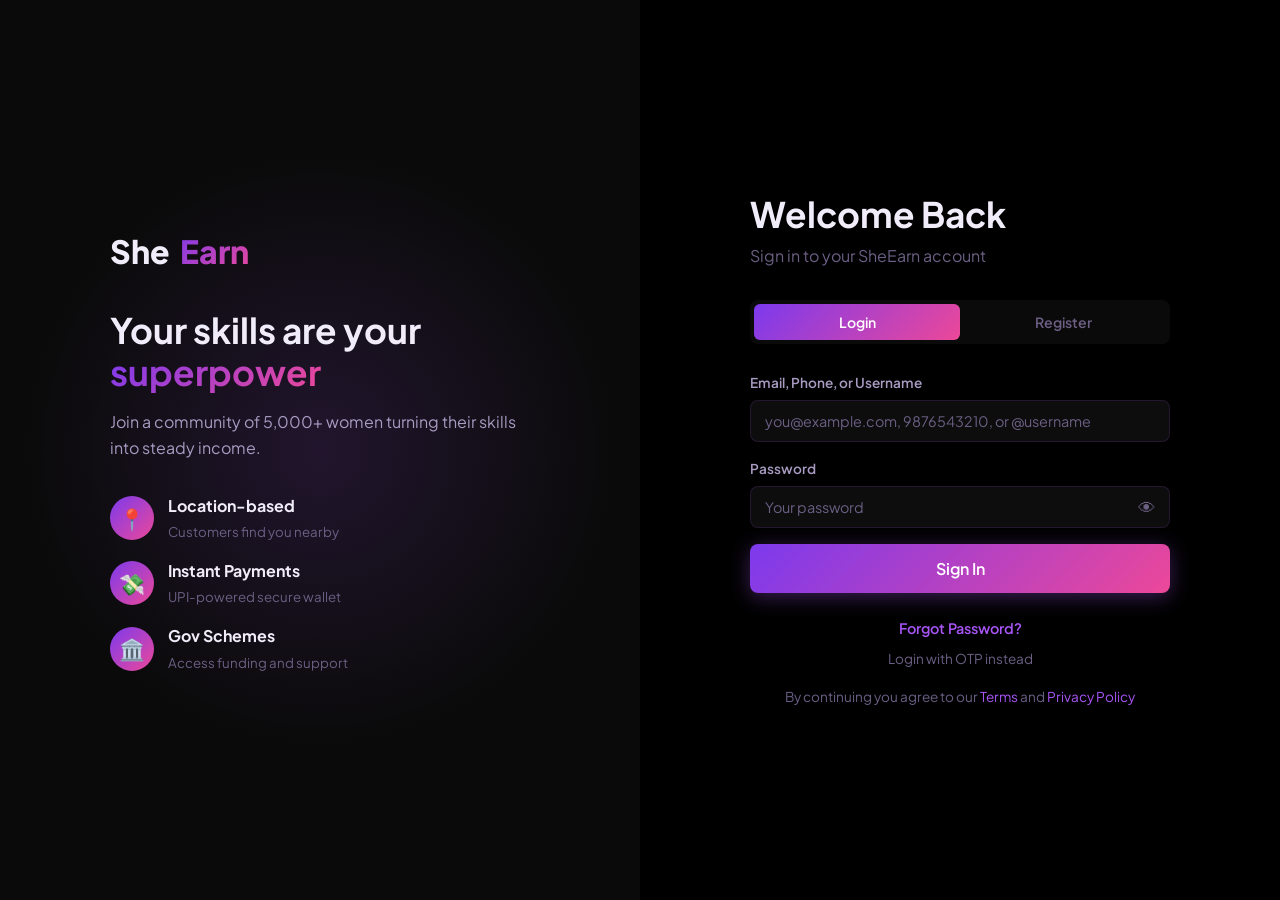
<file: sheEarn/frontend/browse.html>
<!DOCTYPE html>
<html lang="en">
<head>
  <meta charset="UTF-8">
  <meta name="viewport" content="width=device-width, initial-scale=1.0">
  <title>Browse Services – SheEarn</title>
  <meta name="description" content="Find skilled women service providers near you on SheEarn.">
  <link rel="stylesheet" href="css/main.css">
  <style>
    .browse-layout { display: grid; grid-template-columns: 280px 1fr; gap: 0; min-height: calc(100vh - 70px); }
    .filter-panel {
      background: var(--bg-surface); border-right: 1px solid var(--border);
      padding: 28px 20px; position: sticky; top: 70px;
      height: calc(100vh - 70px); overflow-y: auto;
    }
    .filter-title { font-size: .8rem; font-weight: 700; color: var(--text-muted); text-transform: uppercase; letter-spacing: 1px; margin-bottom: 12px; }
    .filter-section { margin-bottom: 28px; }
    .cat-filter-item {
      display: flex; align-items: center; gap: 10px;
      padding: 9px 12px; border-radius: var(--radius-sm);
      cursor: pointer; transition: var(--transition); font-size: .9rem;
      color: var(--text-secondary); font-weight: 500; user-select: none;
    }
    .cat-filter-item:hover { background: var(--bg-card); color: var(--text-primary); }
    .cat-filter-item.active { background: rgba(168,85,247,.12); color: var(--primary); }
    .results-area { padding: 28px; }
    .results-header { display: flex; align-items: center; justify-content: space-between; margin-bottom: 24px; flex-wrap: wrap; gap: 12px; }
    .sort-select { background: var(--bg-card); border: 1px solid var(--border); color: var(--text-primary); padding: 8px 12px; border-radius: var(--radius-sm); font-family: inherit; font-size: .85rem; }
    .services-grid { display: grid; grid-template-columns: repeat(auto-fill, minmax(270px, 1fr)); gap: 20px; }
    .geo-bar {
      background: rgba(168,85,247,.08); border: 1px solid var(--border-strong);
      border-radius: var(--radius-sm); padding: 14px 16px;
      display: flex; align-items: center; gap: 12px; margin-bottom: 20px; flex-wrap: wrap;
    }
    .geo-bar label { font-size:.85rem; font-weight:600; color:var(--text-secondary); }
    .geo-bar input { width: 80px; }
    @media(max-width:900px){ .browse-layout { grid-template-columns: 1fr; } .filter-panel { display: none; } }
  </style>
</head>
<body>
  <header class="navbar" id="navbar"></header>

  <div class="page-content">
    <div class="browse-layout">
      <!-- Filter Sidebar -->
      <aside class="filter-panel">
        <div class="filter-section">
          <div class="filter-title">Search</div>
          <input class="form-input" id="search-input" placeholder="🔍 Search services…" oninput="debounceLoad()">
        </div>
        <div class="filter-section">
          <div class="filter-title">Category</div>
          <div id="cat-filters">
            <div class="cat-filter-item active" data-cat="" onclick="selectCat(this,'')">✨ All Categories</div>
            <div class="cat-filter-item" data-cat="cooking" onclick="selectCat(this,'cooking')">🍳 Cooking</div>
            <div class="cat-filter-item" data-cat="stitching" onclick="selectCat(this,'stitching')">🧵 Stitching</div>
            <div class="cat-filter-item" data-cat="tutoring" onclick="selectCat(this,'tutoring')">📚 Tutoring</div>
            <div class="cat-filter-item" data-cat="handmade_crafts" onclick="selectCat(this,'handmade_crafts')">🎨 Handmade Crafts</div>
            <div class="cat-filter-item" data-cat="beauty" onclick="selectCat(this,'beauty')">💄 Beauty</div>
            <div class="cat-filter-item" data-cat="cleaning" onclick="selectCat(this,'cleaning')">🧹 Cleaning</div>
            <div class="cat-filter-item" data-cat="other" onclick="selectCat(this,'other')">🌀 Other</div>
          </div>
        </div>
        <div class="filter-section">
          <div class="filter-title">📍 Near Me</div>
          <div class="form-group" style="margin-bottom:12px">
            <label class="form-label">Radius (km)</label>
            <input class="form-input" id="radius-input" type="number" value="20" min="1" max="200">
          </div>
          <button class="btn btn-outline btn-sm btn-full" onclick="useMyLocation()">📍 Use My Location</button>
          <div id="geo-status" class="mt-sm" style="font-size:.8rem;color:var(--text-muted)"></div>
        </div>
        <button class="btn btn-primary btn-full" onclick="loadServices(1)">Apply Filters</button>
        <button class="btn btn-secondary btn-full mt-sm" onclick="clearFilters()">Clear All</button>
      </aside>

      <!-- Results -->
      <main class="results-area">
        <div id="geo-bar" class="geo-bar hidden">
          <span>📍</span>
          <span id="geo-label" style="font-weight:600;color:var(--primary)"></span>
          <button class="btn btn-sm btn-secondary" onclick="clearGeo()">✕ Clear</button>
        </div>
        <div class="results-header">
          <div>
            <h2 id="results-title">All Services</h2>
            <p id="results-count" class="text-muted" style="font-size:.88rem"></p>
          </div>
          <select class="sort-select" id="sort-select" onchange="loadServices(1)">
            <option value="">Newest First</option>
            <option value="price_asc">Price: Low → High</option>
            <option value="price_desc">Price: High → Low</option>
            <option value="rating">Top Rated</option>
          </select>
        </div>
        <div class="services-grid" id="services-grid">
          <div style="grid-column:1/-1" class="flex-center" style="padding:60px">
            <div class="loader"></div>
          </div>
        </div>
        <div id="pagination" class="pagination"></div>
      </main>
    </div>
  </div>

  <script src="js/api.js"></script>
  <script src="js/app.js"></script>
  <script>
    if (!Auth.requireAuth()) throw '';
    buildNavbar('browse');

    let currentPage = 1, currentCat = '', userLat = null, userLon = null;
    let debounceTimer;

    // Pick up URL query param
    const urlCat = new URLSearchParams(location.search).get('category');
    if (urlCat) {
      currentCat = urlCat;
      document.querySelectorAll('.cat-filter-item').forEach(el => {
        el.classList.toggle('active', el.dataset.cat === urlCat);
      });
    }

    function debounceLoad() { clearTimeout(debounceTimer); debounceTimer = setTimeout(() => loadServices(1), 400); }

    function selectCat(el, cat) {
      document.querySelectorAll('.cat-filter-item').forEach(e => e.classList.remove('active'));
      el.classList.add('active');
      currentCat = cat;
      const labels = { '': 'All Services', cooking: '🍳 Cooking', stitching: '🧵 Stitching', tutoring: '📚 Tutoring', handmade_crafts: '🎨 Handmade Crafts', beauty: '💄 Beauty', cleaning: '🧹 Cleaning', other: '✨ Other' };
      document.getElementById('results-title').textContent = labels[cat] || 'All Services';
      loadServices(1);
    }

    async function useMyLocation() {
      const status = document.getElementById('geo-status');
      status.textContent = '🌍 Getting location…';
      if (!navigator.geolocation) { status.textContent = 'Geolocation not supported'; return; }
      navigator.geolocation.getCurrentPosition(pos => {
        userLat = pos.coords.latitude;
        userLon = pos.coords.longitude;
        status.textContent = `✅ Location set (${userLat.toFixed(3)}, ${userLon.toFixed(3)})`;
        const geoBar = document.getElementById('geo-bar');
        document.getElementById('geo-label').textContent = `Showing services within ${document.getElementById('radius-input').value} km`;
        geoBar.classList.remove('hidden');
        loadServices(1);
      }, () => { status.textContent = '❌ Location denied'; });
    }

    function clearGeo() {
      userLat = userLon = null;
      document.getElementById('geo-bar').classList.add('hidden');
      document.getElementById('geo-status').textContent = '';
      loadServices(1);
    }

    function clearFilters() {
      currentCat = ''; userLat = userLon = null;
      document.getElementById('search-input').value = '';
      document.getElementById('radius-input').value = '20';
      document.getElementById('geo-bar').classList.add('hidden');
      document.getElementById('geo-status').textContent = '';
      document.querySelectorAll('.cat-filter-item').forEach((e,i) => e.classList.toggle('active', i===0));
      document.getElementById('results-title').textContent = 'All Services';
      loadServices(1);
    }

    async function loadServices(page = 1) {
      currentPage = page;
      const grid = document.getElementById('services-grid');
      grid.innerHTML = '<div style="grid-column:1/-1;display:flex;justify-content:center;padding:60px"><div class="loader"></div></div>';

      const params = { page, per_page: 12 };
      if (currentCat) params.category = currentCat;
      const q = document.getElementById('search-input').value.trim();
      if (q) params.q = q;
      if (userLat) { params.lat = userLat; params.lon = userLon; params.radius = document.getElementById('radius-input').value; }

      try {
        const res = await api.listServices(params);
        const data = res.data;
        const items = data.items || [];

        document.getElementById('results-count').textContent = `${data.total || items.length} services found`;

        if (!items.length) {
          grid.innerHTML = `<div class="empty-state" style="grid-column:1/-1">
            <div class="empty-icon">🔍</div>
            <h3>No services found</h3>
            <p>Try a different search or category</p>
          </div>`;
          document.getElementById('pagination').innerHTML = '';
          return;
        }

        // Sort client-side
        const sort = document.getElementById('sort-select').value;
        if (sort === 'price_asc') items.sort((a,b) => a.price - b.price);
        else if (sort === 'price_desc') items.sort((a,b) => b.price - a.price);
        else if (sort === 'rating') items.sort((a,b) => b.avg_rating - a.avg_rating);

        grid.innerHTML = items.map(serviceCardHtml).join('');

        buildPagination('pagination', data.page || 1, data.pages || 1, loadServices);
      } catch (err) {
        grid.innerHTML = `<div class="empty-state" style="grid-column:1/-1">
          <div class="empty-icon">⚠️</div>
          <h3>Could not load services</h3>
          <p>${err.message}</p>
        </div>`;
      }
    }

    loadServices(1);
  </script>
</body>
</html>
</file>
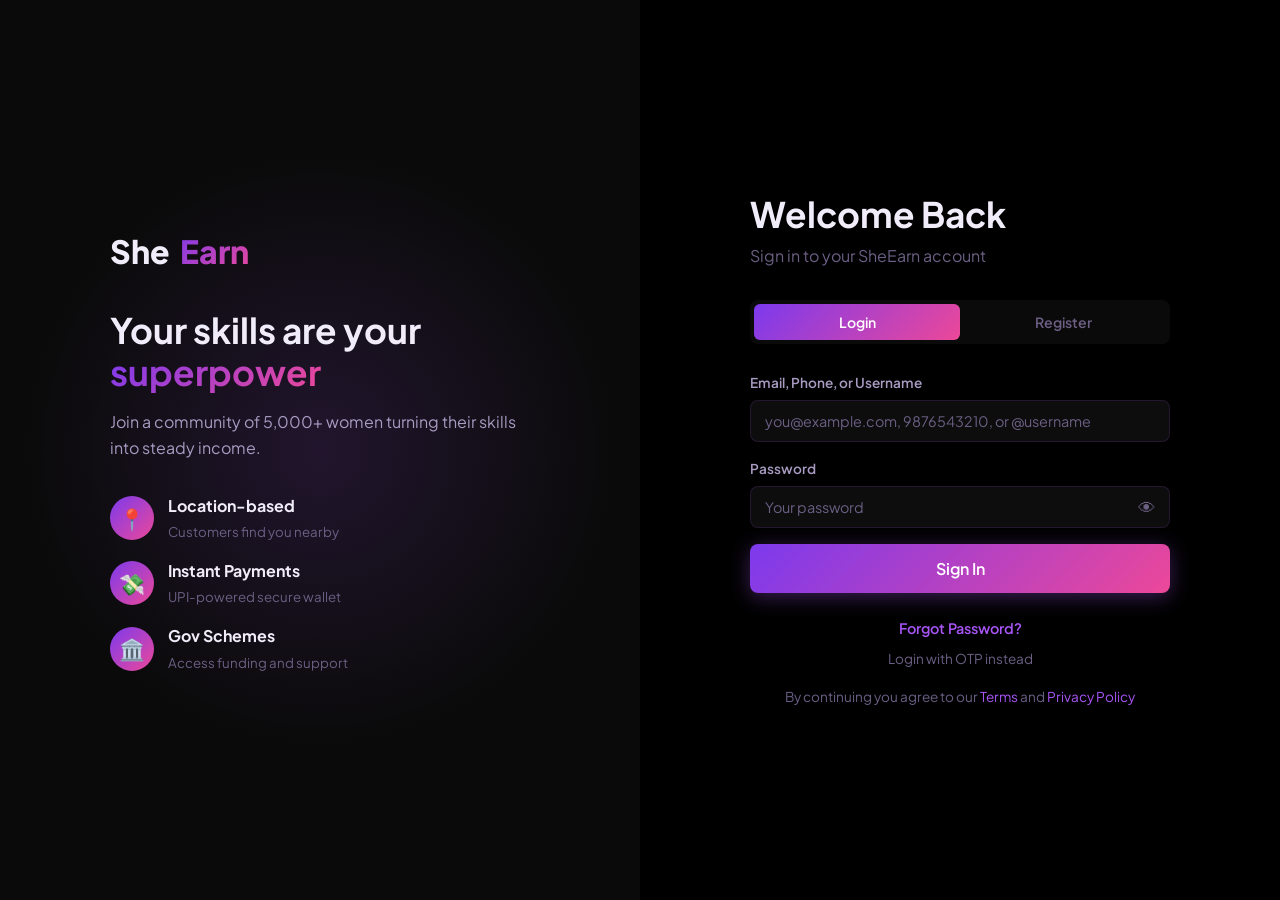
<file: sheEarn/frontend/chat.html>
<!DOCTYPE html>
<html lang="en">

<head>
  <meta charset="UTF-8">
  <meta name="viewport" content="width=device-width, initial-scale=1.0">
  <title>Chat – SheEarn</title>
  <link rel="stylesheet" href="css/main.css">
</head>

<body>
  <header class="navbar" id="navbar"></header>
  <div class="page-content">
    <div class="chat-layout">
      <!-- Conversations Sidebar -->
      <div class="chat-sidebar" id="chat-sidebar">
        <div class="chat-header">
          <h3 style="margin-bottom:4px">Messages</h3>
          <p class="text-muted" style="font-size:.82rem">Your conversations</p>
          <input type="text" class="form-input mt-sm" id="user-search-input" placeholder="🔍 Search users..." oninput="debounceSearch()">
        </div>
        <div id="search-results" class="hidden" style="padding:10px; border-bottom: 1px solid var(--border);">
          <div class="text-muted" style="font-size:0.8rem; margin-bottom: 8px;">Search Results</div>
          <div id="search-list"></div>
        </div>
        <div id="conv-list">
          <div class="flex-center" style="padding:40px">
            <div class="loader"></div>
          </div>
        </div>
      </div>

      <!-- Chat Main -->
      <div class="chat-main" id="chat-main">
        <!-- Empty state -->
        <div id="chat-empty" class="flex-center" style="flex:1;flex-direction:column;gap:16px;padding:40px">
          <div style="font-size:4rem">💬</div>
          <h3>Select a conversation</h3>
          <p class="text-muted">Choose from your conversations or start a new chat via a service page.</p>
        </div>

        <!-- Active chat -->
        <div id="active-chat" class="hidden" style="flex-direction:column;height:100%">
          <div class="chat-topbar">
            <div class="avatar" id="chat-partner-avatar"></div>
            <div>
              <div style="font-weight:700" id="chat-partner-name"></div>
              <div style="font-size:.78rem;color:var(--success)">● Online</div>
            </div>
            <div style="margin-left:auto">
              <a id="chat-view-profile" class="btn btn-secondary btn-sm">👤 Profile</a>
            </div>
          </div>

          <div class="messages-area" id="messages-area">
            <div class="flex-center" style="padding:40px">
              <div class="loader"></div>
            </div>
          </div>

          <div class="chat-input-area">
            <textarea class="form-input" id="msg-input" placeholder="Type a message…" rows="1" style="resize:none"
              onkeydown="if(event.key==='Enter'&&!event.shiftKey){event.preventDefault();sendMessage()}"
              oninput="this.style.height='auto';this.style.height=this.scrollHeight+'px'"></textarea>
            <button class="btn btn-primary btn-icon" onclick="sendMessage()" title="Send">➤</button>
          </div>
        </div>
      </div>
    </div>
  </div>

  <script src="js/api.js"></script>
  <script src="js/app.js"></script>
  <script>
    if (!Auth.requireAuth()) throw '';
    buildNavbar('chat');

    const selfUser = Auth.getUser();
    let activeUid = null;
    let pollInterval = null;

    async function loadConversations() {
      try {
        const res = await api.conversations();
        const convs = res.data;
        const el = document.getElementById('conv-list');

        if (!convs.length) {
          el.innerHTML = `<div class="empty-state" style="padding:30px"><div class="empty-icon">💬</div><p>No conversations yet. Book a service and start chatting!</p></div>`;
          return;
        }

        el.innerHTML = convs.map(c => `
          <div class="conv-item ${activeUid === c.user.id ? 'active' : ''}" data-uid="${c.user.id}" data-name="${(c.user.name || '').replace(/"/g, '&quot;')}" data-image="${c.user.profile_image || ''}" onclick="openChat(${c.user.id}, this.dataset.name, this.dataset.image)">
            <div class="avatar">${(c.user.name || '?').slice(0, 2).toUpperCase()}</div>
            <div class="conv-info">
              <div class="conv-name">${c.user.name}</div>
              <div class="conv-preview">${c.last_message?.message || ''}</div>
            </div>
            <div class="conv-meta">
              <span class="conv-time">${timeAgo(c.last_message?.created_at)}</span>
              ${c.unread_count ? `<span class="unread-badge">${c.unread_count}</span>` : ''}
            </div>
          </div>`).join('');
      } catch (err) {
        document.getElementById('conv-list').innerHTML = `<p class="text-muted" style="padding:20px">${err.message}</p>`;
      }
    }

    async function openChat(uid, name, image) {
      activeUid = uid;
      document.getElementById('chat-empty').classList.add('hidden');
      document.getElementById('active-chat').classList.remove('hidden');
      document.getElementById('active-chat').style.display = 'flex';

      const av = document.getElementById('chat-partner-avatar');
      if (image) { av.innerHTML = `<img src="${image}" style="width:100%;height:100%;object-fit:cover;border-radius:50%">`; }
      else { av.textContent = name.slice(0, 2).toUpperCase(); }
      document.getElementById('chat-partner-name').textContent = name;
      document.getElementById('chat-view-profile').href = `profile.html?id=${uid}`;

      // Mark active conversation
      document.querySelectorAll('.conv-item').forEach(el => {
        el.classList.toggle('active', el.dataset.uid === String(uid));
      });

      await loadMessages();

      // Poll for new messages
      if (pollInterval) clearInterval(pollInterval);
      pollInterval = setInterval(loadMessages, 5000);
    }

    async function loadMessages() {
      if (!activeUid) return;
      try {
        const res = await api.getMessages(activeUid);
        const messages = res.data.messages;
        const el = document.getElementById('messages-area');
        const wasAtBottom = el.scrollHeight - el.scrollTop <= el.clientHeight + 100;

        el.innerHTML = messages.length
          ? messages.map(m => messageHtml(m)).join('')
          : '<div class="text-center text-muted" style="padding:40px;font-size:.88rem">No messages yet. Say hello! 👋</div>';

        if (wasAtBottom) el.scrollTop = el.scrollHeight;
      } catch (err) { /* silent refresh fail */ }
    }

    function messageHtml(m) {
      const isMine = m.sender_id === selfUser.id;
      return `
        <div class="message ${isMine ? 'own' : ''}" id="msg-${m.id}">
          ${!isMine ? `<div class="avatar" style="width:32px;height:32px;font-size:.7rem">${(m.sender?.name || '?').slice(0, 2).toUpperCase()}</div>` : ''}
          <div>
            <div class="message-bubble">${escHtml(m.message)}</div>
            <div class="message-time">
              ${timeAgo(m.created_at)}
              ${isMine ? `<span style="cursor:pointer;margin-left:8px;color:var(--danger)" onclick="deleteMessage(${m.id})" title="Delete Message">🗑️</span>` : ''}
            </div>
          </div>
        </div>`;
    }

    async function deleteMessage(id) {
      if (!confirm('Delete this message?')) return;
      try {
        await api.deleteMessage(id);
        const msgEl = document.getElementById(`msg-${id}`);
        if (msgEl) msgEl.remove();
        showToast('Message deleted', 'success');
      } catch (err) {
        showToast(err.message, 'error');
      }
    }

    let searchTimer;
    function debounceSearch() {
      clearTimeout(searchTimer);
      searchTimer = setTimeout(performSearch, 500);
    }

    async function performSearch() {
      const q = document.getElementById('user-search-input').value.trim();
      const sRes = document.getElementById('search-results');
      const sList = document.getElementById('search-list');
      const cList = document.getElementById('conv-list');
      
      if (!q) {
        sRes.classList.add('hidden');
        cList.style.display = 'block';
        return;
      }
      
      try {
        const res = await api.searchUsers(q);
        const users = res.data;
        
        cList.style.display = 'none';
        sRes.classList.remove('hidden');
        
        if (!users.length) {
          sList.innerHTML = '<div class="text-muted text-center" style="padding:10px;font-size:.85rem">No users found</div>';
          return;
        }
        
        sList.innerHTML = users.map(u => `
          <div class="conv-item" style="padding:8px" onclick="openChat(${u.id}, '${escHtml(u.name)}', '${u.profile_image || ''}')">
            <div class="avatar" style="width:32px;height:32px;font-size:.7rem">${(u.name || '?').slice(0, 2).toUpperCase()}</div>
            <div class="conv-info">
              <div class="conv-name" style="font-size:.9rem">${escHtml(u.name)} <span style="font-size:.75rem;color:var(--text-muted)">@${escHtml(u.username || 'user')}</span></div>
              <div class="conv-preview" style="font-size:.75rem">${u.role}</div>
            </div>
          </div>`).join('');
      } catch (err) {
        sList.innerHTML = `<div class="text-danger" style="padding:10px;font-size:.85rem">${err.message}</div>`;
      }
    }

    function escHtml(s) { return String(s).replace(/&/g, '&amp;').replace(/</g, '&lt;').replace(/>/g, '&gt;'); }

    async function sendMessage() {
      const input = document.getElementById('msg-input');
      const text = input.value.trim();
      if (!text || !activeUid) return;
      input.value = ''; input.style.height = 'auto';
      try {
        await api.sendMessage({ receiver_id: activeUid, message: text });
        loadMessages();
      } catch (err) { showToast(err.message, 'error'); }
    }

    // Open from URL param
    const uid = new URLSearchParams(location.search).get('uid');
    const uname = new URLSearchParams(location.search).get('name') || 'User';

    loadConversations().then(() => {
      if (uid) openChat(parseInt(uid), uname, '');
    });
  </script>
</body>

</html>
</file>
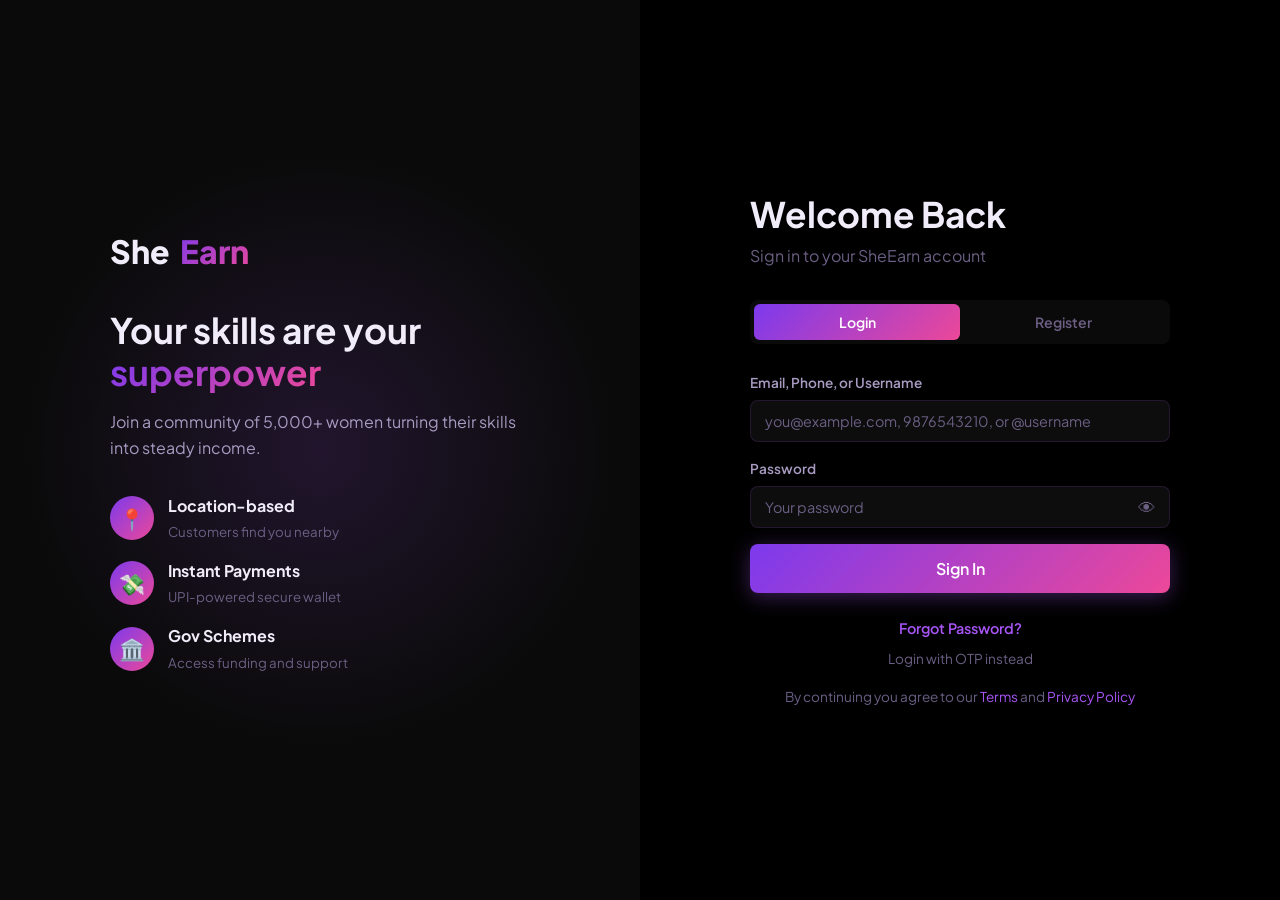
<file: sheEarn/frontend/profile.html>
<!DOCTYPE html>
<html lang="en">
<head>
  <meta charset="UTF-8">
  <meta name="viewport" content="width=device-width, initial-scale=1.0">
  <title>My Profile – SheEarn</title>
  <link rel="stylesheet" href="css/main.css">
  <style>
    .profile-hero {
      background: linear-gradient(135deg, var(--bg-surface), var(--bg-elevated));
      border-bottom: 1px solid var(--border); padding: 40px 24px;
    }
    .profile-hero-inner { max-width: 900px; margin: 0 auto; display: flex; align-items: flex-start; gap: 28px; flex-wrap: wrap; }
    .profile-img-wrap { position: relative; cursor: pointer; }
    .profile-img-wrap:hover .img-overlay { opacity: 1; }
    .img-overlay {
      position: absolute; inset: 0; background: rgba(0,0,0,.6);
      border-radius: 50%; display: flex; align-items: center; justify-content: center;
      opacity: 0; transition: var(--transition); font-size: 1.4rem;
    }
    .skills-wrap { display: flex; flex-wrap: wrap; gap: 8px; }
    .skill-tag {
      background: rgba(168,85,247,.12); border: 1px solid var(--border-strong);
      border-radius: 99px; padding: 4px 14px; font-size: .83rem; font-weight: 600;
      color: var(--primary); display: flex; align-items: center; gap: 6px;
    }
    .skill-tag .remove { cursor: pointer; opacity: .6; }
    .skill-tag .remove:hover { opacity: 1; color: var(--danger); }
    .service-manage-card {
      background: var(--bg-card); border: 1px solid var(--border); border-radius: var(--radius);
      padding: 16px; display: flex; align-items: center; gap: 14px; transition: var(--transition);
    }
    .service-manage-card:hover { border-color: var(--border-strong); }
    .svc-emoji-sm { width: 48px; height: 48px; border-radius: var(--radius-sm); background: linear-gradient(135deg, #1a0a2e, #2d0a4e); display: flex; align-items: center; justify-content: center; font-size: 1.5rem; flex-shrink: 0; }
    .profile-content { max-width: 900px; margin: 0 auto; padding: 32px 24px; }
  </style>
</head>
<body>
  <header class="navbar" id="navbar"></header>
  <div class="page-content">

    <!-- Profile Hero -->
    <div class="profile-hero">
      <div class="profile-hero-inner">
        <div class="profile-img-wrap" style="text-align: center;">
          <div id="avatar-wrapper" style="position: relative; display: inline-block; cursor: pointer;" onclick="document.getElementById('img-upload').click()">
            <div class="avatar avatar-xl" id="profile-avatar" style="margin: 0 auto;"></div>
            <div class="img-overlay private-only">📷</div>
            <input type="file" id="img-upload" accept="image/*" class="hidden" onchange="uploadImage(this)">
          </div>
          <div style="margin-top: 8px;">
            <button id="del-img-btn" class="btn btn-sm" style="color: var(--danger); background: transparent; padding: 4px; font-size: 0.8rem; display: none;" onclick="removeProfileImage()">🗑️ Delete Picture</button>
          </div>
        </div>
        <div style="flex:1">
          <div id="profile-badge" class="badge badge-primary" style="margin-bottom:8px"></div>
          <h1 id="profile-name" style="margin-bottom:4px"></h1>
          <p id="profile-location" class="text-muted" style="margin-bottom:4px"></p>
          <p id="profile-upi-display" class="text-muted" style="margin-bottom:4px;display:none"></p>

          <div class="skills-wrap" id="skills-display"></div>
          <div class="mt private-only" style="display:flex;gap:8px;flex-wrap:wrap">
            <button class="btn btn-primary btn-sm" onclick="openModal('edit-modal')">✏️ Edit Profile</button>
            <a href="wallet.html" class="btn btn-secondary btn-sm">💰 My Wallet</a>
          </div>
        </div>
        <div style="text-align:right" class="private-only" id="wallet-card-wrap">
          <div class="stat-card" style="min-width:160px">
            <div class="stat-icon">💰</div>
            <div class="stat-value gradient-text" id="wallet-balance">₹—</div>
            <div class="stat-label">Wallet Balance</div>
          </div>
        </div>
      </div>
    </div>

    <div class="profile-content" id="tabs-container">
      <div class="tabs">
        <button class="tab-btn active" data-tab="tab-services" onclick="switchProfileTab(this)">My Services</button>
        <button class="tab-btn private-only" data-tab="tab-settings" onclick="switchProfileTab(this)">Settings</button>
      </div>

      <!-- Services Tab -->
      <div id="tab-services">
        <div class="flex-between mb">
          <h3 id="services-title">My Services</h3>
          <button class="btn btn-primary btn-sm private-only" onclick="openModal('new-service-modal')">+ Add Service</button>
        </div>
        <div id="my-services-list" style="display:flex;flex-direction:column;gap:12px">
          <div class="flex-center" style="padding:40px"><div class="loader"></div></div>
        </div>
      </div>

      <!-- Settings Tab -->
      <div id="tab-settings" class="hidden">
        <div class="card" style="max-width:480px">
          <h3 class="mb">Change Password</h3>
          <div style="display:flex;flex-direction:column;gap:14px">
            <div class="form-group">
              <label class="form-label">Current Password</label>
              <input class="form-input" id="old-pw" type="password" placeholder="Current password">
            </div>
            <div class="form-group">
              <label class="form-label">New Password</label>
              <input class="form-input" id="new-pw" type="password" placeholder="Min 6 characters">
            </div>
            <button class="btn btn-primary" onclick="changePassword()">Update Password</button>
          </div>
        </div>
      </div>
    </div>
  </div>

  <!-- Edit Profile Modal -->
  <div class="modal-overlay" id="edit-modal">
    <div class="modal">
      <div class="modal-header">
        <div class="modal-title">Edit Profile</div>
        <button class="modal-close" onclick="closeModal('edit-modal')">✕</button>
      </div>
      <div style="display:flex;flex-direction:column;gap:16px">
        <div class="form-group"><label class="form-label">Full Name</label><input class="form-input" id="edit-name" type="text"></div>
        <div class="form-group"><label class="form-label">Location</label><input class="form-input" id="edit-location" placeholder="e.g. Bengaluru, Karnataka"></div>
        <div class="form-group"><label class="form-label">Bio / Description</label><textarea class="form-textarea" id="edit-desc" placeholder="Tell customers about yourself…"></textarea></div>
        <div class="form-group">
          <label class="form-label">Skills (press Enter to add)</label>
          <input class="form-input" id="edit-skill-input" placeholder="e.g. Embroidery" onkeydown="if(event.key==='Enter'){event.preventDefault();addSkill()}">
          <div class="skills-wrap mt-sm" id="edit-skills-display"></div>
        </div>

        <div class="form-group" id="upi-field-wrap">
          <label class="form-label">💳 UPI ID (for receiving payments)</label>
          <input class="form-input" id="edit-upi" type="text" placeholder="e.g. yourname@paytm, yourname@ybl">
          <small class="text-muted" style="margin-top:4px;display:block">Required for providers to receive direct UPI payments from customers</small>
        </div>

        <div class="form-group"><label class="form-label">Language</label>
          <select class="form-select" id="edit-lang"><option value="en">English</option><option value="kn">Kannada</option><option value="hi">Hindi</option></select>
        </div>
        <div style="display:flex;align-items:center;gap:10px">
          <button class="btn btn-primary" onclick="saveProfile()" style="flex:1">Save Changes</button>
          <button class="btn btn-secondary btn-sm" onclick="useGeo()">📍 Use GPS</button>
        </div>
      </div>
    </div>
  </div>

  <!-- New Service Modal -->
  <div class="modal-overlay" id="new-service-modal">
    <div class="modal">
      <div class="modal-header">
        <div class="modal-title">Add New Service</div>
        <button class="modal-close" onclick="closeModal('new-service-modal')">✕</button>
      </div>
      <div style="display:flex;flex-direction:column;gap:16px">
        <div class="form-group"><label class="form-label">Service Title</label><input class="form-input" id="ns-title" placeholder="e.g. Custom Blouse Stitching"></div>
        <div class="form-group"><label class="form-label">Category</label>
          <select class="form-select" id="ns-cat">
            <option value="cooking">🍳 Cooking</option>
            <option value="stitching">🧵 Stitching</option>
            <option value="tutoring">📚 Tutoring</option>
            <option value="handmade_crafts">🎨 Handmade Crafts</option>
            <option value="beauty">💄 Beauty</option>
            <option value="cleaning">🧹 Cleaning</option>
            <option value="other">✨ Other</option>
          </select>
        </div>
        <div class="form-group"><label class="form-label">Price (₹)</label><input class="form-input" id="ns-price" type="number" min="0" placeholder="350"></div>
        <div class="form-group"><label class="form-label">Description</label><textarea class="form-textarea" id="ns-desc" placeholder="Describe your service…"></textarea></div>
        <div class="form-group"><label class="form-label">Product/Service Photo</label><input type="file" id="ns-image" class="form-input" accept="image/*"></div>
        <button class="btn btn-primary" onclick="createService()">Create Service</button>
        <p class="text-muted" style="font-size:.8rem;text-align:center">Services go live after admin approval (usually within 24 hours)</p>
      </div>
    </div>
  </div>

  <script src="js/api.js"></script>
  <script src="js/app.js"></script>
  <script>
    if (!Auth.requireAuth()) throw '';
    buildNavbar('');

    // Check if viewing another user's profile
    const viewId = new URLSearchParams(location.search).get('id');
    let selfUser = Auth.getUser();
    let editSkills = [];

    function switchProfileTab(btn) {
      document.querySelectorAll('.tab-btn').forEach(b => b.classList.remove('active'));
      btn.classList.add('active');
      document.getElementById('tab-services').classList.toggle('hidden', btn.dataset.tab !== 'tab-services');
      document.getElementById('tab-settings').classList.toggle('hidden', btn.dataset.tab !== 'tab-settings');
    }

    async function loadProfile() {
      try {
        let user, profile;
        if (viewId && viewId !== String(selfUser.id)) {
          const res = await api.getPublicProfile(viewId);
          user = res.data; profile = user.profile;
          // Hide edit controls for other profiles
          document.querySelectorAll('.private-only').forEach(el => el.style.display = 'none');
          document.getElementById('services-title').textContent = `${user.name}'s Services`;
          const aw = document.getElementById('avatar-wrapper');
          if (aw) { aw.onclick = null; aw.style.cursor = 'default'; }
        } else {
          const res = await api.getProfile();
          user = res.data; profile = user.profile;
          if (user.role === 'provider') {
            const walletRes = await api.getWallet();
            document.getElementById('wallet-balance').textContent = `₹${walletRes.data.balance}`;
          } else {
            const wc = document.getElementById('wallet-card-wrap');
            if (wc) wc.style.display = 'none';
            const wb = document.querySelector('a[href="wallet.html"]');
            if (wb) wb.style.display = 'none';
          }
        }

        // Avatar
        const av = document.getElementById('profile-avatar');
        const delBtn = document.getElementById('del-img-btn');
        if (profile?.profile_image) { 
          av.innerHTML = `<img src="${profile.profile_image}" style="width:100%;height:100%;object-fit:cover;border-radius:50%">`; 
          if (!viewId || viewId === String(selfUser.id)) delBtn.style.display = 'inline-block';
        }
        else { 
          av.textContent = (user.name||'?').slice(0,2).toUpperCase(); 
          delBtn.style.display = 'none';
        }

        document.getElementById('profile-name').textContent = user.name;
        document.getElementById('profile-badge').textContent = { provider: '🚀 Provider', customer: '🛒 Customer', admin: '🛠️ Admin' }[user.role] || user.role;
        document.getElementById('profile-location').textContent = profile?.location ? `📍 ${profile.location}` : 'Location not set';


        const skills = profile?.skills || [];
        document.getElementById('skills-display').innerHTML = skills.map(s => `<span class="badge badge-primary">${s}</span>`).join('');

        // Pre-fill edit modal
        document.getElementById('edit-name').value = user.name;
        document.getElementById('edit-location').value = profile?.location || '';
        document.getElementById('edit-desc').value = profile?.description || '';
        document.getElementById('edit-lang').value = user.language || 'en';
        document.getElementById('edit-upi').value = profile?.upi_id || '';

        // Show/hide UPI field based on role (mainly for providers)
        const upiWrap = document.getElementById('upi-field-wrap');
        if (upiWrap) upiWrap.style.display = (user.role === 'provider' || profile?.upi_id) ? 'block' : 'none';

        // Display current UPI on profile hero
        const upiDisplay = document.getElementById('profile-upi-display');
        if (upiDisplay) {
          if (profile?.upi_id) {
            upiDisplay.style.display = 'block';
            upiDisplay.innerHTML = `💳 UPI: <strong>${profile.upi_id}</strong>`;
          } else if (user.role === 'provider') {
            upiDisplay.style.display = 'block';
            upiDisplay.innerHTML = `<span style="color:var(--danger)">⚠️ UPI ID not set — you won't receive payments</span>`;
          } else {
            upiDisplay.style.display = 'none';
          }
        }

        editSkills = [...skills]; renderEditSkills();

        // Load services
        if (user.role === 'provider' || (viewId && user.services)) {
          loadMyServices(viewId ? user.services : null);
        } else {
          document.getElementById('my-services-list').innerHTML = '<p class="text-muted">Switch to a provider account to list services.</p>';
        }
      } catch(err) { showToast(err.message, 'error'); }
    }

    async function loadMyServices(preloaded) {
      const el = document.getElementById('my-services-list');
      const services = preloaded || (await api.myServices()).data;
      const isOwner = !viewId || viewId === String(selfUser.id);
      
      if (!services.length) {
        if (isOwner) {
          el.innerHTML = `<div class="empty-state"><div class="empty-icon">📋</div><h3>No services yet</h3><p>Add your first service to start earning!</p></div>`;
        } else {
          el.innerHTML = `<div class="empty-state"><div class="empty-icon">📋</div><h3>No services yet</h3><p>This provider hasn't listed any services.</p></div>`;
        }
        return;
      }
      el.innerHTML = services.map(s => `
        <div class="service-manage-card">
          <div class="svc-emoji-sm">${CATEGORY_EMOJI[s.category]||'✨'}</div>
          <div style="flex:1">
            <div style="font-weight:700">${s.title}</div>
            <div style="font-size:.82rem;color:var(--text-muted)">${CATEGORY_LABEL[s.category]} • ₹${s.price}</div>
            ${isOwner ? `
            <div class="mt-sm">
              <span class="badge ${s.is_approved ? 'badge-success' : 'badge-warning'}">${s.is_approved ? '✓ Approved' : '⏳ Pending'}</span>
              <span class="badge ${s.is_active ? 'badge-info' : 'badge-muted'}" style="margin-left:4px">${s.is_active ? 'Active' : 'Inactive'}</span>
            </div>
            ` : ''}
          </div>
          <div style="display:flex;gap:8px">
            <a href="service.html?id=${s.id}" class="btn btn-secondary btn-sm">View</a>
            ${isOwner ? `<button class="btn btn-danger btn-sm" onclick="deleteServiceAction(${s.id})">Delete</button>` : ''}
          </div>
        </div>`).join('');
    }

    async function deleteServiceAction(id) {
      if (!confirm('Are you sure you want to delete this service?')) return;
      showLoader('Deleting...');
      try { await api.deleteService(id); showToast('Service deleted','success'); loadMyServices(null); }
      catch(err) { showToast(err.message,'error'); }
      finally { hideLoader(); }
    }

    // Edit skills
    function addSkill() {
      const inp = document.getElementById('edit-skill-input');
      const v = inp.value.trim();
      if (v && !editSkills.includes(v)) { editSkills.push(v); renderEditSkills(); }
      inp.value = '';
    }
    function removeSkill(sk) { editSkills = editSkills.filter(s => s !== sk); renderEditSkills(); }
    function renderEditSkills() {
      const wrap = document.getElementById('edit-skills-display');
      wrap.innerHTML = editSkills.map((s, i) =>
        `<div class="skill-tag">${s}<span class="remove" data-idx="${i}">✕</span></div>`).join('');
      wrap.querySelectorAll('.remove').forEach(btn => {
        btn.addEventListener('click', () => removeSkill(editSkills[+btn.dataset.idx]));
      });
    }

    async function saveProfile() {
      try {
        const lat = parseFloat(document.getElementById('edit-location').dataset.lat || 0);
        const lon = parseFloat(document.getElementById('edit-location').dataset.lon || 0);
        const newLang = document.getElementById('edit-lang').value;
        const upiVal = document.getElementById('edit-upi').value.trim();

        // Basic UPI ID format validation
        if (upiVal && !upiVal.includes('@')) {
          showToast('Invalid UPI ID format. It should be like name@upi or name@paytm', 'error');
          return;
        }

        await api.updateProfile({
          name: document.getElementById('edit-name').value,
          location: document.getElementById('edit-location').value,
          description: document.getElementById('edit-desc').value,
          language: newLang,
          upi_id: upiVal || null,
          skills: editSkills,
          ...(lat && lon ? { latitude: lat, longitude: lon } : {}),
        });
        showToast('Profile updated!', 'success');
        closeModal('edit-modal');
        
        // Apply new language
        let userLocal = Auth.getUser();
        if (userLocal) {
           userLocal.language = newLang;
           Auth.setUser(userLocal);
           localStorage.setItem('she_lang', newLang);
        }
        
        const currentCookieMatch = document.cookie.match(/(^|;\s*)googtrans=([^;]*)/);
        const currentCookie = currentCookieMatch ? currentCookieMatch[2] : null;
        const desiredCookie = newLang === 'en' ? '/en/en' : `/en/${newLang}`;
        
        if (currentCookie !== desiredCookie) {
           window.location.reload();
        } else {
           loadProfile();
        }
      } catch(err) { showToast(err.message, 'error'); }
    }

    function useGeo() {
      navigator.geolocation?.getCurrentPosition(async pos => {
        const lat = pos.coords.latitude;
        const lon = pos.coords.longitude;
        const inp = document.getElementById('edit-location');
        inp.dataset.lat = lat;
        inp.dataset.lon = lon;
        
        showLoader('Locating...');
        try {
          const res = await fetch(`https://nominatim.openstreetmap.org/reverse?format=json&lat=${lat}&lon=${lon}`);
          const data = await res.json();
          if (data && data.display_name) {
            inp.value = data.display_name;
          } else {
            if (!inp.value) inp.value = `${lat.toFixed(4)}, ${lon.toFixed(4)}`;
          }
          showToast('GPS location captured!', 'success');
        } catch(e) {
          if (!inp.value) inp.value = `${lat.toFixed(4)}, ${lon.toFixed(4)}`;
          showToast('GPS location captured!', 'success');
        } finally {
          hideLoader();
        }
      });
    }

    async function uploadImage(input) {
      if (!input.files[0]) return;
      showLoader('Uploading image…');
      try {
        const res = await api.uploadProfileImage(input.files[0]);
        showToast('Profile image updated!', 'success');
        loadProfile();
      } catch(err) { showToast(err.message, 'error'); }
      finally { hideLoader(); }
    }

    async function removeProfileImage() {
      if (!confirm("Are you sure you want to delete your profile picture?")) return;
      showLoader('Removing image...');
      try {
        await api.removeProfileImage();
        showToast('Profile image removed!', 'success');
        loadProfile();
      } catch(err) {
        showToast(err.message, 'error');
      } finally {
        hideLoader();
      }
    }

    async function createService() {
      const title = document.getElementById('ns-title').value.trim();
      const price = parseFloat(document.getElementById('ns-price').value);
      if (!title || isNaN(price)) { showToast('Title and price are required', 'error'); return; }
      try {
        const imgFile = document.getElementById('ns-image').files[0];
        const fd = new FormData();
        fd.append('title', title);
        fd.append('category', document.getElementById('ns-cat').value);
        fd.append('price', price);
        fd.append('description', document.getElementById('ns-desc').value);
        if (imgFile) fd.append('image', imgFile);

        await api.createService(fd);
        showToast('Service created!', 'success');
        closeModal('new-service-modal');
        loadMyServices(null);
      } catch(err) { showToast(err.message, 'error'); }
    }

    async function changePassword() {
      const oldPw = document.getElementById('old-pw').value;
      const newPw = document.getElementById('new-pw').value;
      if (!oldPw || !newPw) { showToast('Both fields required', 'error'); return; }
      try {
        await api.changePassword({ old_password: oldPw, new_password: newPw });
        showToast('Password changed!', 'success');
        document.getElementById('old-pw').value = '';
        document.getElementById('new-pw').value = '';
      } catch(err) { showToast(err.message, 'error'); }
    }

    closeModalOnOverlay('edit-modal');
    closeModalOnOverlay('new-service-modal');
    loadProfile();
  </script>
</body>
</html>
</file>
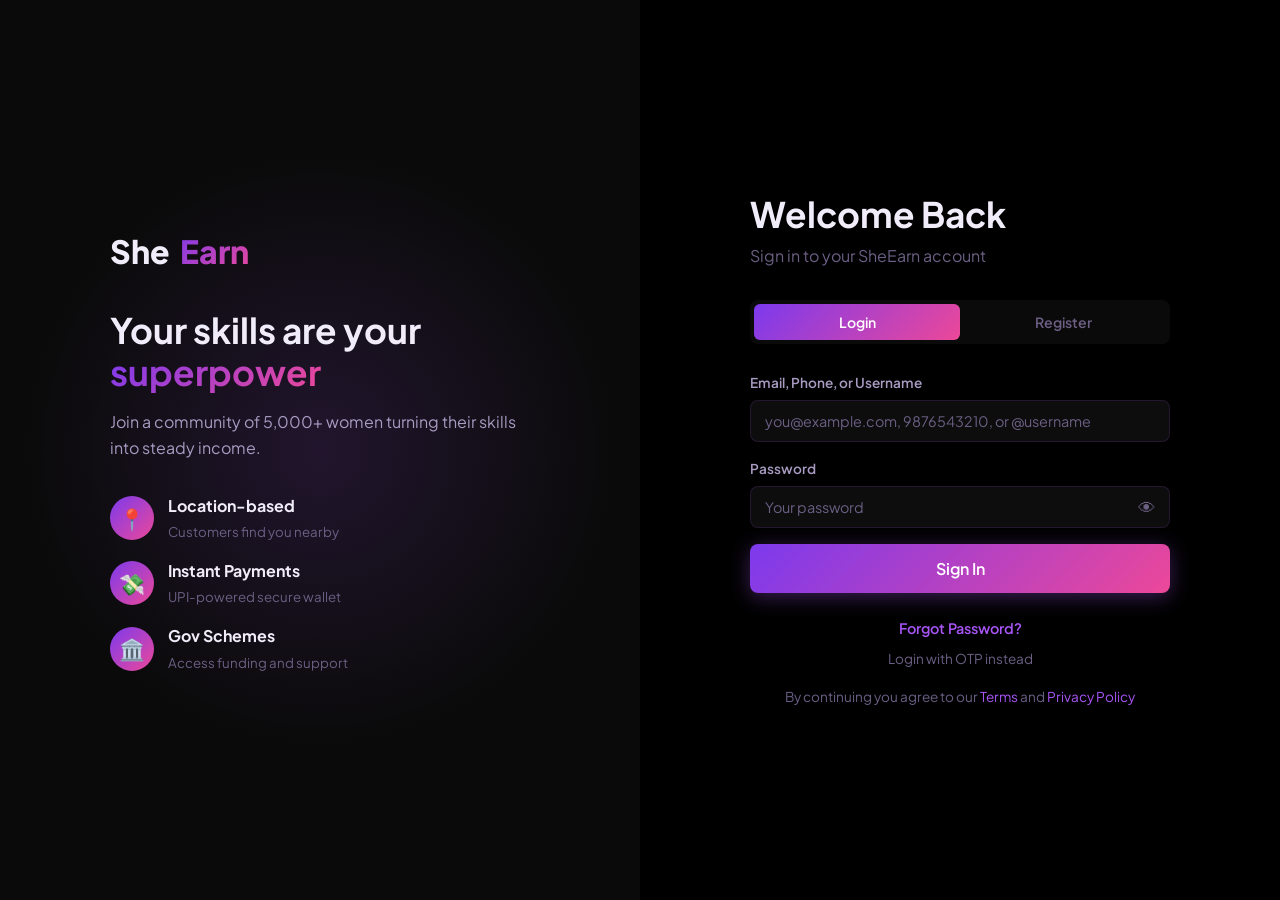
<file: sheEarn/frontend/schemes.html>
<!DOCTYPE html>
<html lang="en">
<head>
  <meta charset="UTF-8">
  <meta name="viewport" content="width=device-width, initial-scale=1.0">
  <title>Government Schemes – SheEarn</title>
  <meta name="description" content="Discover government schemes and financial support programs for women entrepreneurs.">
  <link rel="stylesheet" href="css/main.css">
  <style>
    .schemes-hero {
      background: linear-gradient(135deg, var(--bg-surface), #1a0a2e);
      padding: 60px 24px; text-align: center; border-bottom: 1px solid var(--border);
    }
    .scheme-card {
      background: var(--bg-card); border: 1px solid var(--border); border-radius: var(--radius);
      padding: 24px; transition: var(--transition); cursor: pointer;
    }
    .scheme-card:hover { border-color: var(--border-strong); transform: translateY(-4px); box-shadow: var(--glow); }
    .scheme-cat-icon { font-size: 2rem; margin-bottom: 12px; }
    .scheme-cat-badge { margin-bottom: 12px; }
    .scheme-title { font-size: 1.05rem; font-weight: 700; margin-bottom: 8px; }
    .scheme-snippet { font-size: .85rem; line-height: 1.6; }
    .step-list { list-style: none; display: flex; flex-direction: column; gap: 8px; padding: 0; }
    .step-list li { display: flex; gap: 10px; font-size: .88rem; }
    .step-num-sm { min-width: 22px; height: 22px; border-radius: 50%; background: var(--grad-primary); color: #fff; font-size: .75rem; font-weight: 700; display: flex; align-items: center; justify-content: center; flex-shrink: 0; }
    .cat-tabs { display: flex; gap: 8px; flex-wrap: wrap; }
    .cat-pill {
      padding: 7px 16px; border-radius: 99px; font-size: .85rem; font-weight: 600;
      background: var(--bg-card); border: 1px solid var(--border);
      color: var(--text-secondary); cursor: pointer; transition: var(--transition);
    }
    .cat-pill.active { background: var(--grad-primary); color: #fff; border-color: transparent; }
  </style>
</head>
<body>
  <header class="navbar" id="navbar"></header>
  <div class="page-content">

    <!-- Hero -->
    <div class="schemes-hero">
      <h1>Government <span class="gradient-text">Schemes</span> for Women</h1>
      <p style="max-width:560px;margin:12px auto 0">Access financial aid, skill training, loans, and health benefits designed specifically for women entrepreneurs.</p>
    </div>

    <div style="max-width:1100px;margin:0 auto;padding:40px 24px">
      <!-- Category Filter -->
      <div class="cat-tabs mb-lg" id="cat-tabs">
        <div class="cat-pill active" data-cat="" onclick="selectSchemeCat(this,'')">🌟 All</div>
        <div class="cat-pill" data-cat="financial_inclusion" onclick="selectSchemeCat(this,'financial_inclusion')">💰 Financial</div>
        <div class="cat-pill" data-cat="entrepreneurship" onclick="selectSchemeCat(this,'entrepreneurship')">🚀 Entrepreneurship</div>
        <div class="cat-pill" data-cat="health_maternity" onclick="selectSchemeCat(this,'health_maternity')">❤️ Health</div>
        <div class="cat-pill" data-cat="safety_education" onclick="selectSchemeCat(this,'safety_education')">🛡️ Safety & Education</div>
      </div>

      <div class="grid-3" id="schemes-grid">
        <div class="flex-center" style="grid-column:1/-1;padding:60px"><div class="loader"></div></div>
      </div>
    </div>
  </div>

  <!-- Scheme Detail Modal -->
  <div class="modal-overlay" id="scheme-modal">
    <div class="modal" style="max-width:600px">
      <div class="modal-header">
        <div class="modal-title" id="modal-scheme-title"></div>
        <button class="modal-close" onclick="closeModal('scheme-modal')">✕</button>
      </div>
      <div id="modal-scheme-body"></div>
    </div>
  </div>

  <script src="js/api.js"></script>
  <script src="js/app.js"></script>
  <script>
    if (!Auth.requireAuth()) throw '';
    buildNavbar('schemes');

    const CAT_ICONS = { financial_inclusion: '💰', entrepreneurship: '🚀', health_maternity: '❤️', safety_education: '🛡️' };
    const CAT_LABELS = { financial_inclusion: 'Financial', entrepreneurship: 'Entrepreneurship', health_maternity: 'Health & Maternity', safety_education: 'Safety & Education' };
    const CAT_BADGE_CLASS = { financial_inclusion: 'badge-success', entrepreneurship: 'badge-primary', health_maternity: 'badge-accent', safety_education: 'badge-info' };

    let allSchemes = [];

    function selectSchemeCat(el, cat) {
      document.querySelectorAll('.cat-pill').forEach(e => e.classList.remove('active'));
      el.classList.add('active');
      renderSchemes(cat ? allSchemes.filter(s => s.category === cat) : allSchemes);
    }

    async function loadSchemes() {
      try {
        const res = await api.listSchemes({ per_page: 50 });
        allSchemes = res.data.items;
        renderSchemes(allSchemes);
      } catch(err) {
        document.getElementById('schemes-grid').innerHTML = `<div class="empty-state" style="grid-column:1/-1"><div class="empty-icon">⚠️</div><h3>${err.message}</h3></div>`;
      }
    }

    function renderSchemes(schemes) {
      const el = document.getElementById('schemes-grid');
      if (!schemes.length) {
        el.innerHTML = `<div class="empty-state" style="grid-column:1/-1"><div class="empty-icon">🏛️</div><h3>No schemes found</h3></div>`;
        return;
      }
      el.innerHTML = schemes.map(s => `
        <div class="scheme-card" onclick="showScheme(${s.id})">
          <div class="scheme-cat-icon">${CAT_ICONS[s.category] || '🏛️'}</div>
          <div class="scheme-cat-badge"><span class="badge ${CAT_BADGE_CLASS[s.category] || 'badge-muted'}">${CAT_LABELS[s.category] || s.category}</span></div>
          <div class="scheme-title">${s.name}</div>
          <p class="scheme-snippet">${(s.eligibility || s.benefits || '').slice(0, 120)}${(s.eligibility || '').length > 120 ? '…' : ''}</p>
          <div class="mt-sm">
            <span style="font-size:.8rem;color:var(--primary);font-weight:600">View Details →</span>
          </div>
        </div>`).join('');
    }

    async function showScheme(id) {
      openModal('scheme-modal');
      document.getElementById('modal-scheme-body').innerHTML = '<div class="flex-center" style="padding:40px"><div class="loader"></div></div>';
      try {
        const res = await api.getScheme(id);
        const s = res.data;
        document.getElementById('modal-scheme-title').textContent = s.name;

        const steps = s.application_steps?.length
          ? `<ul class="step-list">${s.application_steps.map((st,i) => `<li><div class="step-num-sm">${i+1}</div><span>${st}</span></li>`).join('')}</ul>`
          : '<p class="text-muted">Not specified</p>';

        document.getElementById('modal-scheme-body').innerHTML = `
          <div style="display:flex;flex-direction:column;gap:20px">
            <div>
              <div style="font-size:.8rem;font-weight:700;color:var(--text-muted);text-transform:uppercase;letter-spacing:1px;margin-bottom:8px">Eligibility</div>
              <p>${s.eligibility || 'Not specified'}</p>
            </div>
            <div>
              <div style="font-size:.8rem;font-weight:700;color:var(--text-muted);text-transform:uppercase;letter-spacing:1px;margin-bottom:8px">Benefits</div>
              <p style="color:var(--success);font-weight:600">${s.benefits || 'Not specified'}</p>
            </div>
            <div>
              <div style="font-size:.8rem;font-weight:700;color:var(--text-muted);text-transform:uppercase;letter-spacing:1px;margin-bottom:8px">How to Apply</div>
              ${steps}
            </div>
            ${s.scheme_url ? `<a href="${s.scheme_url}" target="_blank" class="btn btn-primary">🌐 Apply on Official Website</a>` : ''}
          </div>`;
      } catch(err) {
        document.getElementById('modal-scheme-body').innerHTML = `<div class="alert alert-error">${err.message}</div>`;
      }
    }

    closeModalOnOverlay('scheme-modal');
    loadSchemes();
  </script>
</body>
</html>
</file>
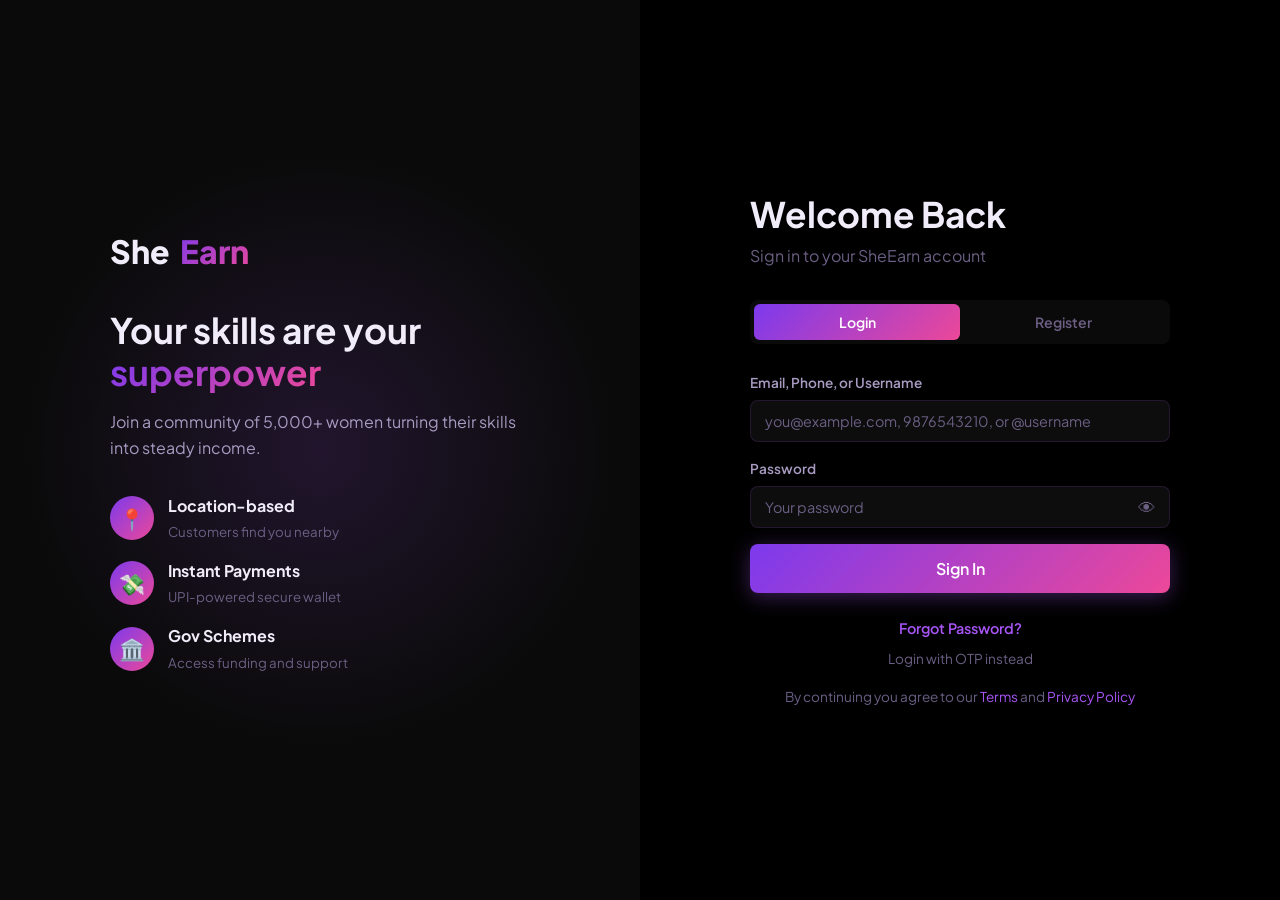
<file: sheEarn/frontend/service.html>
<!DOCTYPE html>
<html lang="en">
<head>
  <meta charset="UTF-8">
  <meta name="viewport" content="width=device-width, initial-scale=1.0">
  <title>Service Detail – SheEarn</title>
  <link rel="stylesheet" href="css/main.css">
  <style>
    .detail-layout { display: grid; grid-template-columns: 1fr 360px; gap: 32px; padding: 40px 24px; max-width: 1100px; margin: 0 auto; }
    @media(max-width:900px){ .detail-layout { grid-template-columns: 1fr; } }
    .service-img-hero {
      width: 100%; height: 300px; border-radius: var(--radius-lg);
      background: linear-gradient(135deg, #1a0a2e, #2d0a4e);
      display: flex; align-items: center; justify-content: center;
      font-size: 6rem; margin-bottom: 24px; overflow: hidden;
    }
    .service-img-hero img { width:100%; height:100%; object-fit:cover; }
    .provider-card { background: var(--bg-card); border: 1px solid var(--border); border-radius: var(--radius); padding: 20px; margin-bottom: 20px; }
    .book-card { background: var(--bg-elevated); border: 1px solid var(--border-strong); border-radius: var(--radius); padding: 24px; position: sticky; top: 90px; }
    .book-price { font-size: 2rem; font-weight: 800; margin-bottom: 4px; }
    .rating-item { display: flex; gap: 14px; padding: 16px 0; border-bottom: 1px solid var(--border); }
    .rating-item:last-child { border-bottom: none; }
  </style>
</head>
<body>
  <header class="navbar" id="navbar"></header>
  <div class="page-content">
    <div id="loading-state" class="flex-center" style="padding:80px">
      <div class="loader"></div>
    </div>
    <div id="service-detail" class="hidden">
      <div class="detail-layout">
        <!-- Left: Details -->
        <div>
          <div class="service-img-hero" id="hero-img"></div>
          <div style="margin-bottom:8px">
            <span class="badge badge-primary" id="svc-category"></span>
            <span id="svc-approved" class="badge badge-success ml" style="margin-left:8px">✓ Verified</span>
          </div>
          <h1 id="svc-title" style="margin-top:12px;margin-bottom:8px"></h1>
          <div id="svc-rating" style="margin-bottom:16px;font-size:1rem"></div>
          <p id="svc-description" style="line-height:1.8"></p>

          <div class="divider"></div>

          <!-- Provider Info -->
          <div class="provider-card">
            <h3 style="margin-bottom:16px">About the Provider</h3>
            <div style="display:flex;align-items:center;gap:16px">
              <div class="avatar avatar-lg" id="prov-avatar"></div>
              <div>
                <div style="font-weight:700;font-size:1.1rem" id="prov-name"></div>
                <div style="color:var(--text-muted);font-size:.88rem" id="prov-location"></div>
                <div style="margin-top:6px" id="prov-skills"></div>
              </div>
            </div>
            <div class="mt" style="display:flex;gap:10px">
              <button class="btn btn-secondary btn-sm" id="chat-btn" onclick="startChat()">💬 Chat</button>
              <a id="prov-profile-link" class="btn btn-outline btn-sm">👤 View Profile</a>
            </div>
          </div>

          <!-- Ratings -->
          <h3 style="margin-bottom:16px">Customer Reviews</h3>
          <div id="ratings-container"></div>

          <!-- Rate form (logged in customers who have booked) -->
          <div id="rate-section" class="card hidden" style="margin-top:24px">
            <h3 class="mb">Rate This Service</h3>
            <div id="star-picker" style="font-size:2rem;display:flex;gap:8px;margin-bottom:16px">
              <!-- Stars rendered by JS -->
            </div>
            <div class="form-group">
              <textarea class="form-textarea" id="rate-comment" placeholder="Share your experience (optional)…"></textarea>
            </div>
            <button class="btn btn-primary" onclick="submitRating()">Submit Review</button>
          </div>
        </div>

        <!-- Right: Booking Card -->
        <div>
          <div class="book-card">
            <div class="book-price" id="book-price"></div>
            <p class="text-muted" style="font-size:.85rem;margin-bottom:20px">per session / piece</p>
            <div class="form-group" style="margin-bottom:16px">
              <label class="form-label">📅 Select Date & Time</label>
              <input class="form-input" id="book-datetime" type="datetime-local" min="">
            </div>
            <div class="form-group" style="margin-bottom:16px">
              <label class="form-label" style="display:flex;justify-content:space-between">
                <span>📍 Your Address</span>
                <button class="btn btn-sm" style="padding:2px 6px;font-size:0.75rem" onclick="useGpsForBooking()">🌍 Use GPS</button>
              </label>
              <textarea class="form-textarea" id="book-address" placeholder="Full address for service" style="min-height:70px"></textarea>
            </div>
            <div class="form-group" style="margin-bottom:16px">
              <label class="form-label">📞 Contact Number</label>
              <input class="form-input" id="book-contact" type="tel" placeholder="Your phone number">
            </div>
            <div class="form-group" style="margin-bottom:20px">
              <label class="form-label">📝 Notes</label>
              <textarea class="form-textarea" id="book-notes" placeholder="Any special requirements…" style="min-height:60px"></textarea>
            </div>
            <div id="book-alert" class="hidden" style="margin-bottom:14px"></div>
            <button class="btn btn-primary btn-full btn-lg" id="book-btn" onclick="bookService()">Book Now</button>
            <p class="text-center mt-sm" style="font-size:.78rem;color:var(--text-muted)">No payment until the job is done</p>
          </div>
        </div>
      </div>
    </div>
  </div>

  <!-- Booking Success Modal -->
  <div class="modal-overlay" id="booking-modal">
    <div class="modal" style="text-align:center">
      <div style="font-size:4rem;margin-bottom:16px">🎉</div>
      <h2 style="margin-bottom:8px">Booking Confirmed!</h2>
      <p style="margin-bottom:24px">Your booking request has been sent. The provider will accept shortly.</p>
      <div style="display:flex;gap:12px;justify-content:center">
        <a href="bookings.html" class="btn btn-primary">View My Bookings</a>
        <button class="btn btn-secondary" onclick="closeModal('booking-modal')">Continue Browsing</button>
      </div>
    </div>
  </div>

  <script src="js/api.js"></script>
  <script src="js/app.js"></script>
  <script>
    if (!Auth.requireAuth()) throw '';
    buildNavbar('browse');
    const id = new URLSearchParams(location.search).get('id');
    if (!id) window.location.href = 'browse.html';

    let selectedStars = 0;
    let serviceData = null;

    // Set min datetime
    const now = new Date(); now.setHours(now.getHours() + 2);
    document.getElementById('book-datetime').min = now.toISOString().slice(0,16);

    async function loadService() {
      try {
        const res = await api.getService(id);
        serviceData = res.data;
        renderService(serviceData);
        document.getElementById('loading-state').classList.add('hidden');
        document.getElementById('service-detail').classList.remove('hidden');
      } catch (err) {
        document.getElementById('loading-state').innerHTML = `<div class="empty-state"><div class="empty-icon">❌</div><h3>${err.message}</h3><a href="browse.html" class="btn btn-primary mt">Back to Browse</a></div>`;
      }
    }

    function renderService(s) {
      document.title = `${s.title} – SheEarn`;
      const emoji = CATEGORY_EMOJI[s.category] || '✨';

      // Hero image
      const heroEl = document.getElementById('hero-img');
      if (s.images && s.images.length) {
        heroEl.innerHTML = `<img src="${s.images[0]}" alt="${s.title}">`;
      } else {
        heroEl.textContent = emoji;
      }

      document.getElementById('svc-category').textContent = CATEGORY_LABEL[s.category] || s.category;
      document.getElementById('svc-title').textContent = s.title;
      document.getElementById('svc-rating').innerHTML = `<span class="stars">${renderStars(s.avg_rating, s.rating_count)}</span>`;
      document.getElementById('svc-description').textContent = s.description || 'No description provided.';
      document.getElementById('book-price').innerHTML = `<span class="gradient-text">₹${s.price}</span>`;

      // Provider
      const prov = s.provider;
      if (prov) {
        document.getElementById('prov-avatar').textContent = (prov.name||'P').slice(0,2).toUpperCase();
        document.getElementById('prov-name').textContent = prov.name;
        const loc = prov.profile?.location || 'Location not set';
        document.getElementById('prov-location').textContent = `📍 ${loc}`;
        const skills = prov.profile?.skills || [];
        document.getElementById('prov-skills').innerHTML = skills.map(sk => `<span class="badge badge-primary" style="margin-right:4px">${sk}</span>`).join('');
        document.getElementById('prov-profile-link').href = `profile.html?id=${prov.id}`;
        document.getElementById('chat-btn').dataset.provId = prov.id;
      }

      // Ratings
      const ratingsEl = document.getElementById('ratings-container');
      const ratings = s.ratings || [];
      if (!ratings.length) {
        ratingsEl.innerHTML = '<p class="text-muted" style="font-size:.88rem">No reviews yet. Be the first!</p>';
      } else {
        ratingsEl.innerHTML = ratings.map(r => `
          <div class="rating-item">
            <div class="avatar">${(r.reviewer?.name || '?').slice(0,2).toUpperCase()}</div>
            <div>
              <div style="font-weight:600">${r.reviewer?.name || 'User'}</div>
              <div class="stars" style="font-size:.9rem">${'★'.repeat(r.stars)}${'☆'.repeat(5-r.stars)}</div>
              <p style="font-size:.88rem;margin-top:4px">${r.comment || ''}</p>
              <span class="text-muted" style="font-size:.75rem">${timeAgo(r.created_at)}</span>
            </div>
          </div>`).join('');
      }

      // Show rate section if logged in + customer
      const user = Auth.getUser();
      if (user && user.role === 'customer') {
        document.getElementById('rate-section').classList.remove('hidden');
        renderInteractiveStars('star-picker', v => selectedStars = v);
      }

      // Hide booking card if user is the provider
      if (user && prov && user.id === prov.id) {
        const bookCard = document.querySelector('.book-card');
        if (bookCard) {
            bookCard.innerHTML = '<div class="alert alert-info" style="text-align: center;"><strong>Your Service</strong><br>This is your own service so you cannot book it.</div>';
        }
      }
    }

    async function bookService() {
      if (!Auth.requireAuth()) return;
      const user = Auth.getUser();

      const dt = document.getElementById('book-datetime').value;
      const address = document.getElementById('book-address').value.trim();
      const contact_number = document.getElementById('book-contact').value.trim();
      const notes = document.getElementById('book-notes').value.trim();
      const alertEl = document.getElementById('book-alert');

      if (!dt || !address || !contact_number || !notes) { 
        alertEl.innerHTML = '<div class="alert alert-error">Please fill in all booking details to proceed</div>'; 
        alertEl.classList.remove('hidden'); 
        return; 
      }

      alertEl.classList.add('hidden');
      const btn = document.getElementById('book-btn');
      btn.disabled = true; btn.textContent = 'Booking…';

      try {
        await api.createBooking({ service_id: parseInt(id), scheduled_at: new Date(dt).toISOString(), address, contact_number, notes });
        openModal('booking-modal');
      } catch (err) {
        alertEl.innerHTML = `<div class="alert alert-error">${err.message}</div>`;
        alertEl.classList.remove('hidden');
      } finally {
        btn.disabled = false; btn.textContent = 'Book Now';
      }
    }

    async function useGpsForBooking() {
      const addrEl = document.getElementById('book-address');
      addrEl.value = 'Locating...';
      if (!navigator.geolocation) {
        showToast('Geolocation is not supported by your browser', 'error');
        addrEl.value = '';
        return;
      }
      navigator.geolocation.getCurrentPosition(async pos => {
        try {
          const res = await fetch(`https://nominatim.openstreetmap.org/reverse?format=json&lat=${pos.coords.latitude}&lon=${pos.coords.longitude}`);
          const data = await res.json();
          addrEl.value = data.display_name || `${pos.coords.latitude}, ${pos.coords.longitude}`;
        } catch(err) {
          showToast('Failed to fetch address. Please enter manually.', 'error');
          addrEl.value = '';
        }
      }, err => {
        showToast('Please enable location access', 'error');
        addrEl.value = '';
      });
    }

    async function submitRating() {
      if (!selectedStars) { showToast('Please select a star rating', 'error'); return; }
      try {
        await api.submitRating({ service_id: parseInt(id), stars: selectedStars, comment: document.getElementById('rate-comment').value.trim() });
        showToast('Review submitted!', 'success');
        loadService();
      } catch (err) { showToast(err.message, 'error'); }
    }

    function startChat() {
      const provId = document.getElementById('chat-btn').dataset.provId;
      if (!Auth.requireAuth()) return;
      window.location.href = `chat.html?uid=${provId}`;
    }

    closeModalOnOverlay('booking-modal');
    loadService();
  </script>
</body>
</html>
</file>
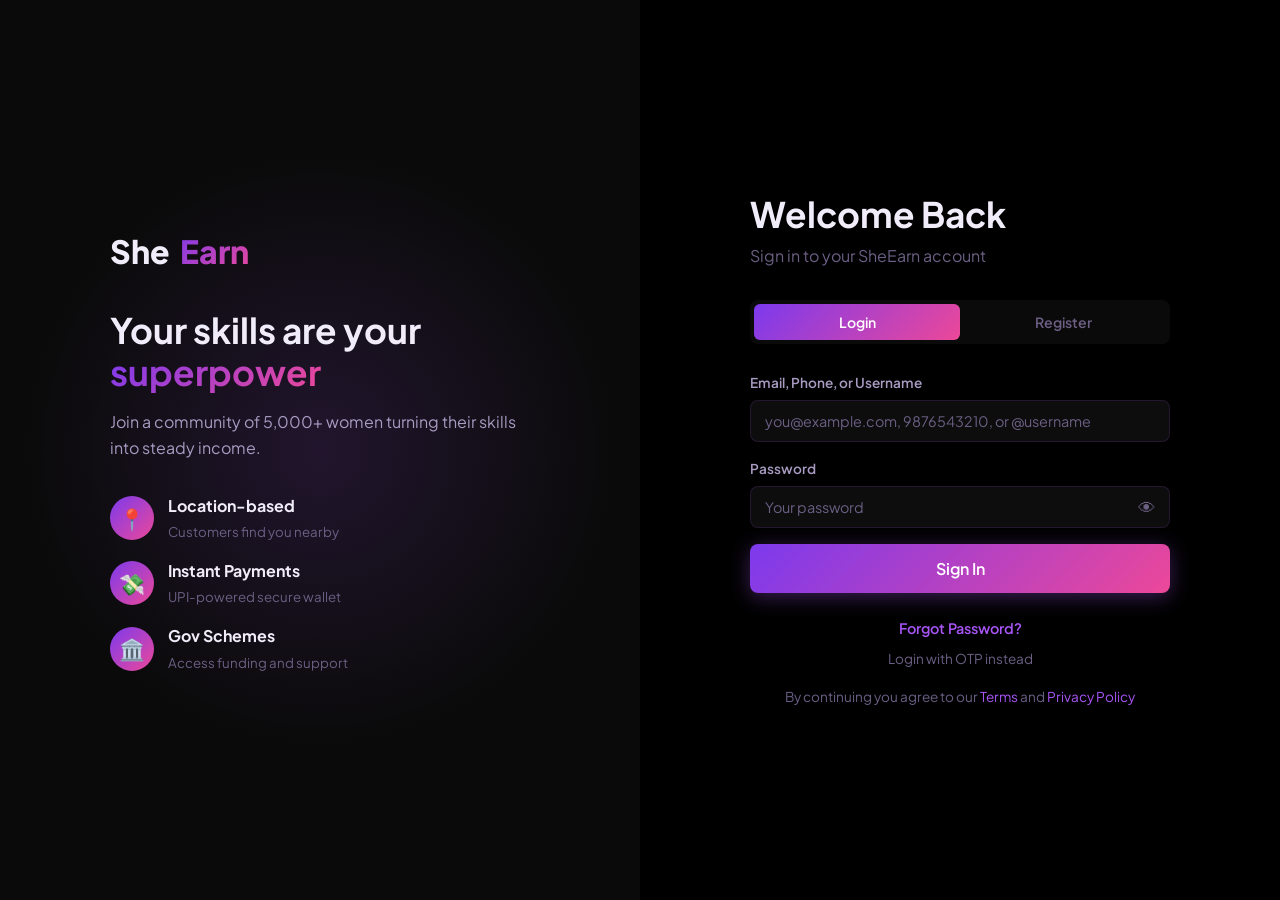
<file: sheEarn/frontend/wallet.html>
<!DOCTYPE html>
<html lang="en">
<head>
  <meta charset="UTF-8">
  <meta name="viewport" content="width=device-width, initial-scale=1.0">
  <title>My Wallet – SheEarn</title>
  <link rel="stylesheet" href="css/main.css">
  <style>
    .wallet-hero {
      background: var(--grad-primary); border-radius: var(--radius-xl);
      padding: 40px; text-align: center; position: relative; overflow: hidden; margin-bottom: 32px;
    }
    .wallet-hero::before {
      content:''; position:absolute; width:300px; height:300px; border-radius:50%;
      background:rgba(255,255,255,.07); top:-80px; right:-60px;
    }
    .wallet-balance { font-size: 3.5rem; font-weight: 900; color: #fff; position: relative; }
    .wallet-label { color: rgba(255,255,255,.75); font-size:.9rem; margin-top:4px; position: relative; }
    .wallet-sub-stats { display: flex; gap: 0; margin-top: 28px; position: relative; }
    .wallet-sub-stat { flex: 1; padding: 0 20px; }
    .wallet-sub-stat:not(:last-child) { border-right: 1px solid rgba(255,255,255,.2); }
    .wallet-sub-stat .val { font-size: 1.3rem; font-weight: 800; color: #fff; }
    .wallet-sub-stat .lbl { font-size: .78rem; color: rgba(255,255,255,.65); }
    .txn-item {
      display: flex; align-items: center; gap: 14px; padding: 16px;
      border-bottom: 1px solid var(--border); transition: var(--transition);
    }
    .txn-item:hover { background: var(--bg-card); }
    .txn-icon { width: 44px; height: 44px; border-radius: 50%; display: flex; align-items: center; justify-content: center; font-size: 1.2rem; flex-shrink: 0; }
    .txn-icon.credit { background: rgba(16,185,129,.15); }
    .txn-icon.debit  { background: rgba(239,68,68,.15); }
    .txn-icon.pending{ background: rgba(245,158,11,.15); }
  </style>
</head>
<body>
  <header class="navbar" id="navbar"></header>
  <div class="page-content">
    <div style="max-width:800px;margin:0 auto;padding:32px 24px">
      <div class="mb-lg">
        <h1>My Wallet</h1>
        <p class="text-muted">Manage your earnings and payments</p>
      </div>

      <!-- Wallet Card -->
      <div class="wallet-hero" id="wallet-card">
        <div class="flex-center" style="padding:20px"><div class="loader" style="border-color:rgba(255,255,255,.3);border-top-color:#fff"></div></div>
      </div>

      <!-- Transaction History -->
      <div class="card" style="padding:0;overflow:hidden">
        <div style="padding:20px 20px 0">
          <h3>Transaction History</h3>
          <p class="text-muted" style="font-size:.85rem">All your payment transactions</p>
        </div>
        <div id="txn-list" style="margin-top:16px">
          <div class="flex-center" style="padding:40px"><div class="loader"></div></div>
        </div>
      </div>
    </div>
  </div>

  <script src="js/api.js"></script>
  <script src="js/app.js"></script>
  <script>
    if (!Auth.requireAuth()) throw '';
    buildNavbar('wallet');

    const user = Auth.getUser();

    async function loadWallet() {
      try {
        const wRes = await api.getWallet();
        const w = wRes.data;
        document.getElementById('wallet-card').innerHTML = `
          <div style="position:relative">
            <div class="wallet-label">Available Balance</div>
            <div class="wallet-balance">₹${w.balance.toLocaleString('en-IN')}</div>
            <div class="wallet-sub-stats">
              <div class="wallet-sub-stat">
                <div class="val">₹${w.total_earned.toLocaleString('en-IN')}</div>
                <div class="lbl">Total Earned</div>
              </div>
              <div class="wallet-sub-stat">
                <div class="val">₹${w.total_spent.toLocaleString('en-IN')}</div>
                <div class="lbl">Total Spent</div>
              </div>
            </div>
          </div>`;
      } catch(err) { showToast(err.message,'error'); }
    }

    async function loadTransactions() {
      try {
        const res = await api.paymentHistory();
        const payments = res.data;
        const el = document.getElementById('txn-list');

        if (!payments.length) {
          el.innerHTML = `<div class="empty-state" style="padding:40px"><div class="empty-icon">💳</div><h3>No transactions yet</h3><p>Your payment history will appear here.</p></div>`;
          return;
        }

        el.innerHTML = payments.map(p => {
          const isCredit = user.role === 'provider' && p.provider_id === user.id && p.status === 'success';
          const typeClass = p.status === 'success' ? (isCredit ? 'credit' : 'debit') : 'pending';
          const icons = { success: isCredit ? '↓' : '↑', pending: '⏳', failed: '❌', refunded: '↩' };
          const sign   = isCredit ? '+' : '-';
          const color  = p.status === 'success' ? (isCredit ? 'var(--success)' : 'var(--danger)') : 'var(--warning)';
          return `
          <div class="txn-item">
            <div class="txn-icon ${typeClass}">${icons[p.status] || '?'}</div>
            <div style="flex:1">
              <div style="font-weight:600">Booking #${p.booking_id}</div>
              <div style="font-size:.8rem;color:var(--text-muted)">
                Txn: ${p.transaction_id} • ${formatDate(p.created_at)}
              </div>
            </div>
            <div style="text-align:right">
              <div style="font-weight:800;font-size:1.05rem;color:${color}">${sign}₹${p.amount.toLocaleString('en-IN')}</div>
              <span class="badge ${STATUS_BADGE[p.status] || 'badge-muted'}">${p.status}</span>
            </div>
          </div>`;
        }).join('');
      } catch(err) { showToast(err.message,'error'); }
    }

    loadWallet();
    loadTransactions();
  </script>
</body>
</html>
</file>
<file: sheEarn/frontend/css/main.css>
/* ── SheEarn Design System ─────────────────────────────────────────────────── */
@import url('https://fonts.googleapis.com/css2?family=Plus+Jakarta+Sans:wght@300;400;500;600;700;800&display=swap');

:root {
  /* Colors */
  --bg-base:       #080614;
  --bg-surface:    #0F0A1E;
  --bg-elevated:   #160E2B;
  --bg-card:       rgba(255,255,255,0.04);
  --bg-card-hover: rgba(255,255,255,0.07);

  --primary:       #A855F7;
  --primary-dark:  #7C3AED;
  --primary-glow:  rgba(168,85,247,0.35);
  --accent:        #EC4899;
  --accent-glow:   rgba(236,72,153,0.35);
  --teal:          #06B6D4;

  --text-primary:  #F1ECF9;
  --text-secondary:#A89BC2;
  --text-muted:    #6B5F84;

  --border:        rgba(168,85,247,0.15);
  --border-strong: rgba(168,85,247,0.35);

  --success:       #10B981;
  --warning:       #F59E0B;
  --danger:        #EF4444;
  --info:          #06B6D4;

  /* Gradients */
  --grad-primary:  linear-gradient(135deg, #7C3AED, #EC4899);
  --grad-hero:     linear-gradient(135deg, #0F0A1E 0%, #1E0A3C 50%, #0F0A1E 100%);
  --grad-card:     linear-gradient(135deg, rgba(168,85,247,0.08), rgba(236,72,153,0.05));

  /* Spacing */
  --radius-sm: 8px;
  --radius:    14px;
  --radius-lg: 22px;
  --radius-xl: 32px;

  /* Shadows */
  --shadow-sm:  0 2px 12px rgba(0,0,0,0.4);
  --shadow:     0 8px 32px rgba(0,0,0,0.5);
  --shadow-lg:  0 24px 64px rgba(0,0,0,0.6);
  --glow:       0 0 40px rgba(168,85,247,0.2);

  /* Transitions */
  --transition: all .22s cubic-bezier(.4,0,.2,1);
}

/* ── Light Mode ────────────────────────────────────────────────────────────── */
[data-theme="light"] {
  --bg-base:       #f8fafc;
  --bg-surface:    #ffffff;
  --bg-elevated:   #ffffff;
  --bg-card:       #ffffff;
  --bg-card-hover: #f1f5f9;

  --primary:       #9333ea;
  --primary-dark:  #7e22ce;
  --primary-glow:  rgba(147,51,234,0.2);
  --accent:        #ec4899;
  --accent-glow:   rgba(236,72,153,0.2);
  --teal:          #06b6d4;

  --text-primary:  #0f172a;
  --text-secondary:#334155;
  --text-muted:    #64748b;

  --border:        #e2e8f0;
  --border-strong: #cbd5e1;

  --grad-primary:  linear-gradient(135deg, #9333ea, #ec4899);
  --grad-hero:     linear-gradient(135deg, #f8fafc 0%, #e2e8f0 50%, #f8fafc 100%);
  --grad-card:     none;

  --shadow-sm:  0 2px 4px rgba(0,0,0,0.05);
  --shadow:     0 4px 6px -1px rgba(0,0,0,0.1), 0 2px 4px -1px rgba(0,0,0,0.06);
  --shadow-lg:  0 10px 15px -3px rgba(0,0,0,0.1), 0 4px 6px -2px rgba(0,0,0,0.05);
  --glow:       0 0 20px rgba(147,51,234,0.15);
}

/* ── Dark Mode ──────────────────────────────────────────────────────── */
[data-theme="dark"] {
  --bg-base:       #000000;
  --bg-surface:    #0a0a0a;
  --bg-elevated:   #111111;
  --bg-card:       rgba(255,255,255,0.04);
  --bg-card-hover: rgba(255,255,255,0.08);

  --primary:       #A855F7;
  --primary-dark:  #7C3AED;
  --primary-glow:  rgba(168,85,247,0.35);
  --accent:        #EC4899;
  --accent-glow:   rgba(236,72,153,0.35);
  --teal:          #06B6D4;

  --text-primary:  #F1ECF9;
  --text-secondary:#A89BC2;
  --text-muted:    #6B5F84;

  --border:        rgba(168,85,247,0.15);
  --border-strong: rgba(168,85,247,0.35);

  --success:       #10B981;
  --warning:       #F59E0B;
  --danger:        #EF4444;
  --info:          #06B6D4;

  --grad-primary:  linear-gradient(135deg, #7C3AED, #EC4899);
  --grad-hero:     linear-gradient(135deg, #000000 0%, #1a0b2e 50%, #000000 100%);
  --grad-card:     linear-gradient(135deg, rgba(168,85,247,0.08), rgba(236,72,153,0.05));

  --shadow-sm:  0 2px 12px rgba(0,0,0,0.4);
  --shadow:     0 8px 32px rgba(0,0,0,0.5);
  --shadow-lg:  0 24px 64px rgba(0,0,0,0.6);
  --glow:       0 0 40px rgba(168,85,247,0.15);
}

*, *::before, *::after { box-sizing: border-box; margin: 0; padding: 0; }

html { scroll-behavior: smooth; }

body {
  font-family: 'Plus Jakarta Sans', sans-serif;
  background: var(--bg-base);
  color: var(--text-primary);
  line-height: 1.6;
  min-height: 100vh;
  overflow-x: hidden;
}

/* ── Scrollbar ──────────────────────────────────────────────────────────────── */
::-webkit-scrollbar { width: 6px; }
::-webkit-scrollbar-track { background: var(--bg-surface); }
::-webkit-scrollbar-thumb { background: var(--primary-dark); border-radius: 99px; }

/* ── Typography ─────────────────────────────────────────────────────────────── */
h1,h2,h3,h4,h5,h6 { font-weight: 700; line-height: 1.2; }
h1 { font-size: clamp(2rem, 5vw, 3.5rem); }
h2 { font-size: clamp(1.5rem, 3vw, 2.2rem); }
h3 { font-size: clamp(1.1rem, 2vw, 1.4rem); }
p  { color: var(--text-secondary); }
a  { color: var(--primary); text-decoration: none; transition: var(--transition); }
a:hover { color: var(--accent); }

.gradient-text {
  background: var(--grad-primary);
  -webkit-background-clip: text;
  -webkit-text-fill-color: transparent;
  background-clip: text;
}

/* ── Layout ─────────────────────────────────────────────────────────────────── */
.container { max-width: 1200px; margin: 0 auto; padding: 0 24px; }
.section    { padding: 80px 0; }
.section-sm { padding: 48px 0; }

.grid-2 { display: grid; grid-template-columns: repeat(2, 1fr); gap: 24px; }
.grid-3 { display: grid; grid-template-columns: repeat(3, 1fr); gap: 24px; }
.grid-4 { display: grid; grid-template-columns: repeat(4, 1fr); gap: 20px; }

@media(max-width:900px) {
  .grid-3,.grid-4 { grid-template-columns: repeat(2,1fr); }
}
@media(max-width:600px) {
  .grid-2,.grid-3,.grid-4 { grid-template-columns: 1fr; }
  .container { padding: 0 16px; }
}

.flex        { display: flex; }
.flex-center { display: flex; align-items: center; justify-content: center; }
.flex-between{ display: flex; align-items: center; justify-content: space-between; }
.gap-sm { gap: 8px; }
.gap    { gap: 16px; }
.gap-lg { gap: 24px; }

/* ── Navbar ─────────────────────────────────────────────────────────────────── */
.navbar {
  position: fixed; top: 0; left: 0; right: 0; z-index: 1000;
  background: rgba(8,6,20,0.85);
  backdrop-filter: blur(20px);
  border-bottom: 1px solid var(--border);
  padding: 0 24px;
  height: 70px;
  display: flex; align-items: center; justify-content: space-between;
  transition: var(--transition);
}
.navbar.scrolled { background: rgba(8,6,20,0.97); box-shadow: var(--shadow); }

.nav-logo {
  display: flex; align-items: center; gap: 10px;
  font-size: 1.4rem; font-weight: 800;
  color: var(--text-primary);
}
.nav-logo span { background: var(--grad-primary); -webkit-background-clip: text; -webkit-text-fill-color: transparent; background-clip: text; }

.nav-links { display: flex; align-items: center; gap: 8px; }
.nav-links a {
  color: var(--text-secondary); font-weight: 500; font-size: 0.9rem;
  padding: 8px 14px; border-radius: var(--radius-sm);
  transition: var(--transition);
}
.nav-links a:hover, .nav-links a.active { color: var(--text-primary); background: var(--bg-card); }
.nav-links a.active { color: var(--primary); }

.nav-actions { display: flex; align-items: center; gap: 12px; }

/* Mobile nav */
.nav-hamburger {
  display: none; background: none; border: none; cursor: pointer;
  flex-direction: column; gap: 5px;
}
.nav-hamburger span {
  display: block; width: 24px; height: 2px;
  background: var(--text-primary); border-radius: 2px; transition: var(--transition);
}

@media(max-width:768px) {
  .nav-links { display: none; }
  .nav-hamburger { display: flex; }
  .nav-links.open {
    display: flex; flex-direction: column; position: fixed;
    top: 70px; left: 0; right: 0; background: var(--bg-surface);
    padding: 20px; border-bottom: 1px solid var(--border);
    gap: 4px;
  }
}

/* Page content offset for fixed navbar */
.page-content { padding-top: 70px; }

/* ── Buttons ─────────────────────────────────────────────────────────────────── */
.btn {
  display: inline-flex; align-items: center; justify-content: center; gap: 8px;
  padding: 11px 24px; border-radius: var(--radius-sm);
  font-family: inherit; font-size: 0.9rem; font-weight: 600;
  cursor: pointer; border: none; transition: var(--transition);
  white-space: nowrap; text-decoration: none;
}
.btn:disabled { opacity: 0.5; cursor: not-allowed; }

.btn-primary {
  background: var(--grad-primary);
  color: #fff;
  box-shadow: 0 4px 20px var(--primary-glow);
}
.btn-primary:hover:not(:disabled) { transform: translateY(-2px); box-shadow: 0 8px 32px var(--primary-glow); color: #fff; }

.btn-secondary {
  background: var(--bg-card);
  color: var(--text-primary);
  border: 1px solid var(--border);
}
.btn-secondary:hover:not(:disabled) { background: var(--bg-card-hover); border-color: var(--border-strong); }

.btn-outline {
  background: transparent;
  color: var(--primary);
  border: 1px solid var(--primary);
}
.btn-outline:hover:not(:disabled) { background: var(--primary); color: #fff; }

.btn-danger { background: var(--danger); color: #fff; }
.btn-success { background: var(--success); color: #fff; }
.btn-sm { padding: 7px 16px; font-size: 0.82rem; }
.btn-lg { padding: 14px 32px; font-size: 1rem; }
.btn-full { width: 100%; }

.btn-icon {
  width: 40px; height: 40px; border-radius: 50%; padding: 0;
  flex-shrink: 0;
}

/* ── Cards ───────────────────────────────────────────────────────────────────── */
.card {
  background: var(--bg-card);
  border: 1px solid var(--border);
  border-radius: var(--radius);
  padding: 24px;
  transition: var(--transition);
  position: relative; overflow: hidden;
}
.card::before {
  content: '';
  position: absolute; inset: 0;
  background: var(--grad-card);
  opacity: 0; transition: var(--transition);
}
.card:hover::before { opacity: 1; }
.card:hover { border-color: var(--border-strong); box-shadow: var(--glow); transform: translateY(-2px); }

.card-glass {
  background: rgba(255,255,255,0.03);
  backdrop-filter: blur(20px);
  border: 1px solid rgba(255,255,255,0.08);
  border-radius: var(--radius);
}

/* ── Forms ───────────────────────────────────────────────────────────────────── */
.form-group { display: flex; flex-direction: column; gap: 6px; }
.form-label { font-size: 0.85rem; font-weight: 600; color: var(--text-secondary); }

.form-input, .form-select, .form-textarea {
  background: rgba(255,255,255,0.05);
  border: 1px solid var(--border);
  border-radius: var(--radius-sm);
  color: var(--text-primary);
  font-family: inherit; font-size: 0.9rem;
  padding: 11px 14px;
  transition: var(--transition);
  width: 100%;
}
.form-input:focus, .form-select:focus, .form-textarea:focus {
  outline: none;
  border-color: var(--primary);
  background: rgba(168,85,247,0.06);
  box-shadow: 0 0 0 3px var(--primary-glow);
}
.form-input::placeholder { color: var(--text-muted); }
.form-textarea { resize: vertical; min-height: 100px; }
.form-select option { background: var(--bg-elevated); }

.input-group { position: relative; }
.input-group .form-input { padding-right: 44px; }
.input-group .input-icon {
  position: absolute; right: 14px; top: 50%; transform: translateY(-50%);
  color: var(--text-muted); font-size: 1.1rem; cursor: pointer;
}

/* ── Badges ──────────────────────────────────────────────────────────────────── */
.badge {
  display: inline-flex; align-items: center; gap: 4px;
  padding: 3px 10px; border-radius: 99px;
  font-size: 0.75rem; font-weight: 600;
}
.badge-primary  { background: rgba(168,85,247,0.15); color: var(--primary); }
.badge-accent   { background: rgba(236,72,153,0.15); color: var(--accent); }
.badge-success  { background: rgba(16,185,129,0.15); color: var(--success); }
.badge-warning  { background: rgba(245,158,11,0.15); color: var(--warning); }
.badge-danger   { background: rgba(239,68,68,0.15);  color: var(--danger); }
.badge-info     { background: rgba(6,182,212,0.15);  color: var(--info); }
.badge-muted    { background: rgba(107,95,132,0.2);  color: var(--text-muted); }

/* ── Alert ───────────────────────────────────────────────────────────────────── */
.alert {
  padding: 12px 16px; border-radius: var(--radius-sm);
  font-size: 0.88rem; font-weight: 500;
  display: flex; align-items: center; gap: 10px;
}
.alert-error   { background: rgba(239,68,68,0.1);   border: 1px solid rgba(239,68,68,0.3);   color: #FCA5A5; }
.alert-success { background: rgba(16,185,129,0.1);  border: 1px solid rgba(16,185,129,0.3);  color: #6EE7B7; }
.alert-info    { background: rgba(6,182,212,0.1);   border: 1px solid rgba(6,182,212,0.3);   color: #67E8F9; }

/* ── Stars ───────────────────────────────────────────────────────────────────── */
.stars { color: var(--warning); letter-spacing: 1px; }
.star { cursor: pointer; font-size: 1.2rem; transition: var(--transition); }
.star:hover, .star.active { color: var(--warning); }

/* ── Avatar ──────────────────────────────────────────────────────────────────── */
.avatar {
  width: 40px; height: 40px; border-radius: 50%;
  background: var(--grad-primary);
  display: flex; align-items: center; justify-content: center;
  font-weight: 700; font-size: 0.9rem; color: #fff;
  flex-shrink: 0; overflow: hidden;
}
.avatar img { width: 100%; height: 100%; object-fit: cover; }
.avatar-lg  { width: 72px; height: 72px; font-size: 1.4rem; }
.avatar-xl  { width: 100px; height: 100px; font-size: 2rem; }

/* ── Loader ──────────────────────────────────────────────────────────────────── */
.loader {
  width: 40px; height: 40px; border-radius: 50%;
  border: 3px solid var(--border);
  border-top-color: var(--primary);
  animation: spin 0.7s linear infinite;
}
.loader-sm { width: 20px; height: 20px; border-width: 2px; }
@keyframes spin { to { transform: rotate(360deg); } }

.loading-overlay {
  position: fixed; inset: 0; z-index: 9999;
  background: rgba(8,6,20,0.85);
  backdrop-filter: blur(6px);
  display: none; align-items: center; justify-content: center;
  flex-direction: column; gap: 16px;
}
.loading-overlay.show { display: flex; }
.loading-overlay p { color: var(--text-secondary); font-size: 0.9rem; }

/* ── Toast ───────────────────────────────────────────────────────────────────── */
.toast-container {
  position: fixed; bottom: 24px; right: 24px; z-index: 99999;
  display: flex; flex-direction: column; gap: 10px;
}
.toast {
  background: var(--bg-elevated);
  border: 1px solid var(--border);
  border-radius: var(--radius-sm);
  padding: 14px 20px;
  font-size: 0.88rem; font-weight: 500;
  box-shadow: var(--shadow);
  display: flex; align-items: center; gap: 10px;
  min-width: 280px; max-width: 360px;
  animation: slideInRight .3s ease;
}
.toast.success { border-color: rgba(16,185,129,0.4); }
.toast.error   { border-color: rgba(239,68,68,0.4); }
.toast.info    { border-color: rgba(168,85,247,0.4); }
.toast-icon    { font-size: 1.2rem; }
.toast-icon.success { color: var(--success); }
.toast-icon.error   { color: var(--danger); }
.toast-icon.info    { color: var(--primary); }

@keyframes slideInRight {
  from { transform: translateX(110%); opacity: 0; }
  to   { transform: translateX(0);    opacity: 1; }
}
@keyframes slideOutRight {
  from { transform: translateX(0);    opacity: 1; }
  to   { transform: translateX(110%); opacity: 0; }
}

/* ── Tabs ────────────────────────────────────────────────────────────────────── */
.tabs { display: flex; border-bottom: 1px solid var(--border); margin-bottom: 24px; gap: 4px; }
.tab-btn {
  padding: 10px 18px; font-size: 0.88rem; font-weight: 600;
  color: var(--text-muted); background: none; border: none;
  border-bottom: 2px solid transparent; margin-bottom: -1px;
  cursor: pointer; transition: var(--transition); font-family: inherit;
}
.tab-btn.active { color: var(--primary); border-bottom-color: var(--primary); }
.tab-btn:hover:not(.active) { color: var(--text-secondary); }
.tab-panel { display: none; }
.tab-panel.active { display: block; }

/* ── Modal ───────────────────────────────────────────────────────────────────── */
.modal-overlay {
  position: fixed; inset: 0; z-index: 5000;
  background: rgba(0,0,0,0.7); backdrop-filter: blur(6px);
  display: none; align-items: center; justify-content: center; padding: 20px;
}
.modal-overlay.open { display: flex; }
.modal {
  background: var(--bg-elevated);
  border: 1px solid var(--border-strong);
  border-radius: var(--radius-lg);
  padding: 32px; max-width: 520px; width: 100%;
  max-height: 90vh; overflow-y: auto;
  animation: modalIn .3s ease;
}
@keyframes modalIn {
  from { transform: scale(0.9) translateY(20px); opacity: 0; }
  to   { transform: scale(1) translateY(0);     opacity: 1; }
}
.modal-header { display: flex; align-items: center; justify-content: space-between; margin-bottom: 24px; }
.modal-title { font-size: 1.2rem; font-weight: 700; }
.modal-close { background: none; border: none; color: var(--text-muted); font-size: 1.5rem; cursor: pointer; }

/* ── Service Card ────────────────────────────────────────────────────────────── */
.service-card {
  background: var(--bg-card);
  border: 1px solid var(--border);
  border-radius: var(--radius);
  overflow: hidden; transition: var(--transition); cursor: pointer;
}
.service-card:hover { transform: translateY(-4px); box-shadow: var(--glow); border-color: var(--border-strong); }
.service-card-img {
  width: 100%; height: 180px; object-fit: cover;
  background: linear-gradient(135deg, #1a0a2e, #2d0a4e);
  display: flex; align-items: center; justify-content: center;
  font-size: 3rem;
}
.service-card-body { padding: 16px; }
.service-card-cat  { font-size: 0.75rem; font-weight: 600; color: var(--primary); text-transform: uppercase; letter-spacing: 1px; margin-bottom: 6px; }
.service-card-title{ font-size: 1rem; font-weight: 700; margin-bottom: 6px; }
.service-card-provider { font-size: 0.82rem; color: var(--text-muted); margin-bottom: 10px; }
.service-card-footer { display: flex; align-items: center; justify-content: space-between; }
.service-card-price { font-size: 1.1rem; font-weight: 800; color: var(--primary); }
.service-card-rating { font-size: 0.82rem; color: var(--text-muted); }

/* ── Sidebar Layout ──────────────────────────────────────────────────────────── */
.page-layout {
  display: grid; grid-template-columns: 260px 1fr; gap: 0;
  min-height: calc(100vh - 70px);
}
.sidebar {
  background: var(--bg-surface);
  border-right: 1px solid var(--border);
  padding: 24px 16px; position: sticky; top: 70px;
  height: calc(100vh - 70px); overflow-y: auto;
}
.sidebar-nav { display: flex; flex-direction: column; gap: 4px; }
.sidebar-item {
  display: flex; align-items: center; gap: 12px;
  padding: 11px 14px; border-radius: var(--radius-sm);
  color: var(--text-secondary); font-size: 0.9rem; font-weight: 500;
  cursor: pointer; transition: var(--transition); text-decoration: none; border: none;
  background: none; font-family: inherit; width: 100%;
}
.sidebar-item:hover   { background: var(--bg-card); color: var(--text-primary); }
.sidebar-item.active  { background: rgba(168,85,247,0.12); color: var(--primary); }
.sidebar-item .icon   { font-size: 1.1rem; width: 20px; text-align: center; }
.sidebar-divider      { height: 1px; background: var(--border); margin: 12px 0; }
.main-content         { padding: 32px; min-width: 0; }

@media(max-width:900px) {
  .page-layout { grid-template-columns: 1fr; }
  .sidebar { display: none; }
  .main-content { padding: 20px 16px; }
}

/* ── Stat Card ───────────────────────────────────────────────────────────────── */
.stat-card {
  background: var(--bg-card);
  border: 1px solid var(--border);
  border-radius: var(--radius);
  padding: 20px; display: flex; flex-direction: column; gap: 8px;
}
.stat-card .stat-icon { font-size: 1.8rem; }
.stat-card .stat-value { font-size: 2rem; font-weight: 800; }
.stat-card .stat-label { font-size: 0.82rem; color: var(--text-muted); font-weight: 500; }
.stat-card .stat-change { font-size: 0.8rem; color: var(--success); }

/* ── Table ───────────────────────────────────────────────────────────────────── */
.table-wrap { overflow-x: auto; border-radius: var(--radius); border: 1px solid var(--border); }
table { width: 100%; border-collapse: collapse; font-size: 0.88rem; }
thead th {
  background: var(--bg-elevated); padding: 12px 16px; text-align: left;
  font-weight: 600; color: var(--text-secondary); font-size: 0.8rem;
  text-transform: uppercase; letter-spacing: .5px; white-space: nowrap;
}
tbody td {
  padding: 12px 16px; border-top: 1px solid var(--border);
  color: var(--text-primary);
}
tbody tr:hover { background: var(--bg-card); }

/* ── Empty State ─────────────────────────────────────────────────────────────── */
.empty-state {
  text-align: center; padding: 60px 20px;
  display: flex; flex-direction: column; align-items: center; gap: 12px;
}
.empty-state .empty-icon { font-size: 3.5rem; opacity: 0.4; }
.empty-state h3 { color: var(--text-secondary); font-size: 1.1rem; }
.empty-state p  { font-size: 0.88rem; }

/* ── Pagination ──────────────────────────────────────────────────────────────── */
.pagination { display: flex; align-items: center; justify-content: center; gap: 8px; margin-top: 32px; }
.page-btn {
  width: 38px; height: 38px; border-radius: var(--radius-sm);
  display: flex; align-items: center; justify-content: center;
  background: var(--bg-card); border: 1px solid var(--border);
  color: var(--text-secondary); cursor: pointer; font-size: 0.88rem;
  font-family: inherit; transition: var(--transition);
}
.page-btn.active { background: var(--grad-primary); color: #fff; border-color: transparent; }
.page-btn:hover:not(.active):not(:disabled) { border-color: var(--border-strong); color: var(--text-primary); }
.page-btn:disabled { opacity: 0.4; cursor: not-allowed; }

/* ── Chat ────────────────────────────────────────────────────────────────────── */
.chat-layout { display: grid; grid-template-columns: 300px 1fr; height: calc(100vh - 70px); }
.chat-sidebar { border-right: 1px solid var(--border); overflow-y: auto; }
.chat-header { padding: 20px; border-bottom: 1px solid var(--border); }
.conv-item {
  display: flex; align-items: center; gap: 12px;
  padding: 14px 20px; cursor: pointer; transition: var(--transition);
  border-bottom: 1px solid rgba(255,255,255,0.04);
}
.conv-item:hover, .conv-item.active { background: var(--bg-card); }
.conv-info { flex: 1; min-width: 0; }
.conv-name { font-weight: 600; font-size: 0.9rem; }
.conv-preview { font-size: 0.8rem; color: var(--text-muted); white-space: nowrap; overflow: hidden; text-overflow: ellipsis; }
.conv-meta { display: flex; flex-direction: column; align-items: flex-end; gap: 4px; }
.conv-time { font-size: 0.75rem; color: var(--text-muted); }
.unread-badge { background: var(--primary); color: #fff; border-radius: 99px; min-width: 18px; height: 18px; font-size: 0.7rem; font-weight: 700; display: flex; align-items: center; justify-content: center; padding: 0 4px; }

.chat-main { display: flex; flex-direction: column; }
.chat-topbar { padding: 16px 24px; border-bottom: 1px solid var(--border); display: flex; align-items: center; gap: 12px; }
.messages-area { flex: 1; overflow-y: auto; padding: 24px; display: flex; flex-direction: column; gap: 12px; }
.message { display: flex; gap: 10px; max-width: 70%; }
.message.own { flex-direction: row-reverse; margin-left: auto; }
.message-bubble {
  padding: 10px 14px; border-radius: var(--radius);
  font-size: 0.88rem; line-height: 1.5;
}
.message .message-bubble { background: var(--bg-card); border: 1px solid var(--border); border-radius: var(--radius) var(--radius) var(--radius) 4px; }
.message.own .message-bubble { background: var(--grad-primary); color: #fff; border: none; border-radius: var(--radius) var(--radius) 4px var(--radius); }
.message-time { font-size: 0.72rem; color: var(--text-muted); margin-top: 4px; }
.message.own .message-time { text-align: right; }
.chat-input-area {
  padding: 16px 24px; border-top: 1px solid var(--border);
  display: flex; gap: 12px; align-items: flex-end;
}
.chat-input-area .form-input { flex: 1; }

@media(max-width:768px) {
  .chat-layout { grid-template-columns: 1fr; }
  .chat-sidebar { display: none; }
}

/* ── Auth Page ───────────────────────────────────────────────────────────────── */
.auth-layout {
  min-height: 100vh;
  display: grid; grid-template-columns: 1fr 1fr;
}
.auth-hero {
  background: var(--bg-surface);
  display: flex; align-items: center; justify-content: center;
  padding: 60px; position: relative; overflow: hidden;
}
.auth-hero::before {
  content: '';
  position: absolute; width: 600px; height: 600px; border-radius: 50%;
  background: radial-gradient(circle, rgba(168,85,247,0.15), transparent 70%);
  top: 50%; left: 50%; transform: translate(-50%, -50%);
}
.auth-form-wrap {
  display: flex; align-items: center; justify-content: center; padding: 60px 40px;
}
.auth-box { width: 100%; max-width: 420px; }
.auth-box h2 { margin-bottom: 8px; }
.auth-box .auth-sub { margin-bottom: 32px; }

.auth-toggle {
  display: flex; gap: 0;
  background: var(--bg-surface); border-radius: var(--radius-sm);
  padding: 4px; margin-bottom: 28px;
}
.auth-toggle button {
  flex: 1; padding: 9px; border: none; border-radius: 6px;
  font-family: inherit; font-size: 0.88rem; font-weight: 600;
  cursor: pointer; transition: var(--transition);
  background: none; color: var(--text-muted);
}
.auth-toggle button.active { background: var(--grad-primary); color: #fff; }

@media(max-width:768px) {
  .auth-layout { grid-template-columns: 1fr; }
  .auth-hero { display: none; }
  .auth-form-wrap { padding: 40px 20px; }
}

/* ── Booking Status ──────────────────────────────────────────────────────────── */
.status-pending   { color: var(--warning); }
.status-accepted  { color: var(--info); }
.status-completed { color: var(--success); }
.status-rejected,
.status-cancelled { color: var(--danger); }

/* ── Misc ────────────────────────────────────────────────────────────────────── */
.divider { height: 1px; background: var(--border); margin: 24px 0; }
.text-center { text-align: center; }
.text-right  { text-align: right; }
.text-muted  { color: var(--text-muted) !important; }
.text-success{ color: var(--success) !important; }
.text-danger { color: var(--danger) !important; }
.text-primary-c{ color: var(--primary) !important; }
.mt-sm { margin-top: 8px; }
.mt    { margin-top: 16px; }
.mt-lg { margin-top: 24px; }
.mb-sm { margin-bottom: 8px; }
.mb    { margin-bottom: 16px; }
.mb-lg { margin-bottom: 24px; }
.hidden { display: none !important; }

/* Gradient orbs in background */
.orb {
  position: fixed; border-radius: 50%; pointer-events: none; z-index: 0; filter: blur(80px); opacity: 0.12;
}
.orb-1 { width: 500px; height: 500px; background: var(--primary); top: -100px; right: -100px; }
.orb-2 { width: 400px; height: 400px; background: var(--accent); bottom: -100px; left: -100px; }
</file>
